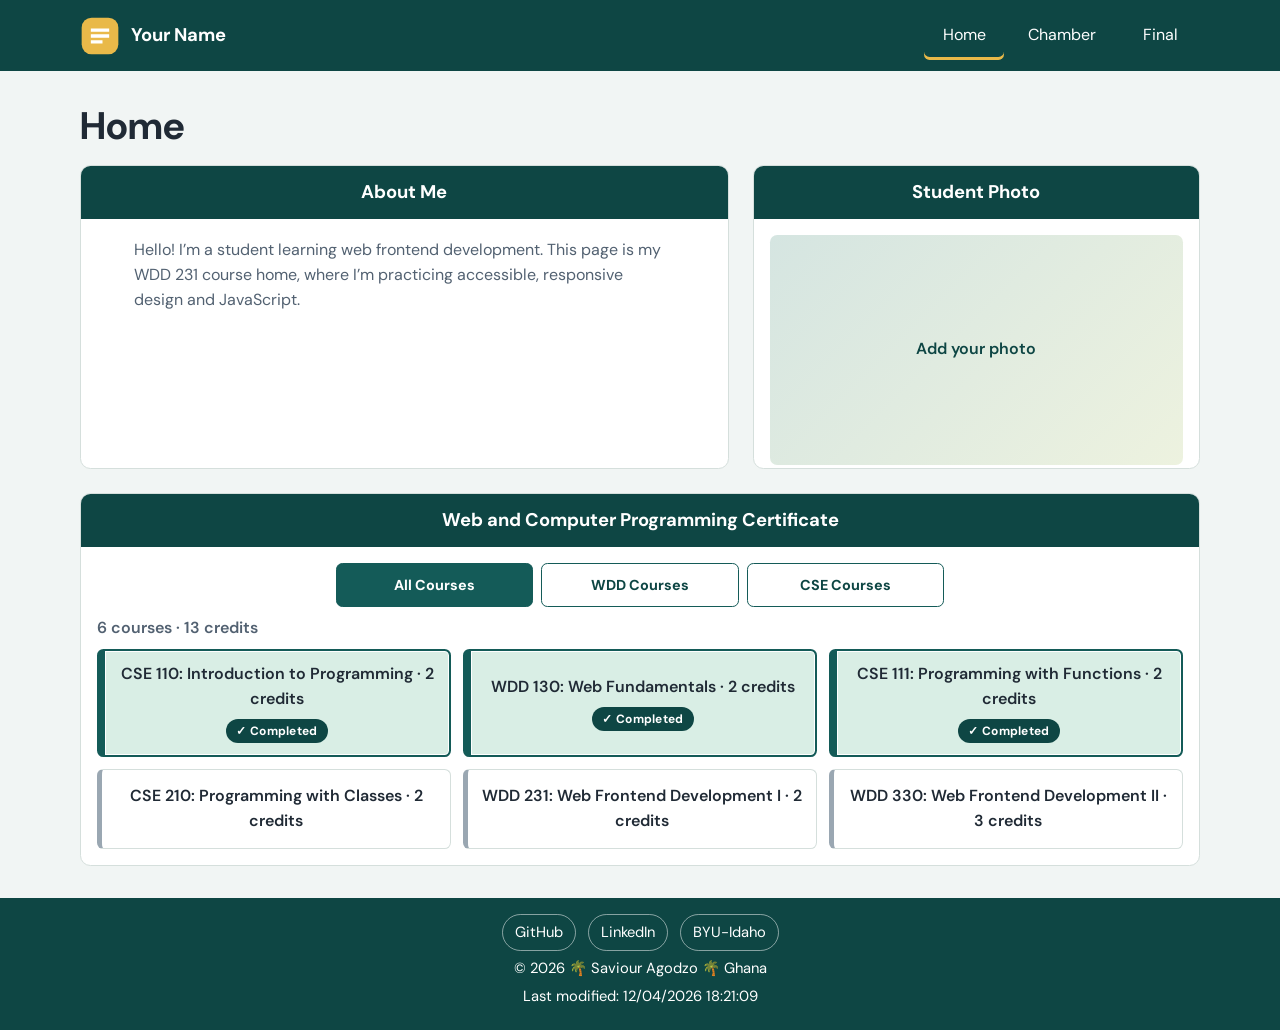
<file: index.html>
<!doctype html>
<html lang="en">

<head>
    <meta charset="utf-8">
    <meta name="viewport" content="width=device-width, initial-scale=1">
    <meta name="description" content="Course home page for WDD 231 Web Frontend Development I.">
    <meta name="author" content="Your Name">
    <title>Home | WDD 231</title>
    <link rel="preconnect" href="https://fonts.googleapis.com">
    <link rel="preconnect" href="https://fonts.gstatic.com" crossorigin>
    <link href="https://fonts.googleapis.com/css2?family=DM+Sans:wght@400;500;600;700&display=swap" rel="stylesheet">
    <link rel="stylesheet" href="styles/small.css">
    <link rel="stylesheet" href="styles/larger.css">
    <script src="scripts/navigation.js" defer></script>
    <script src="scripts/course.js" defer></script>
    <script src="scripts/date.js" defer></script>
</head>

<body>
    <header class="site-header">
        <a class="brand" href="index.html" aria-label="Course home">
            <svg class="brand-mark" viewBox="0 0 48 48" role="img" aria-labelledby="logo-title">
                <title id="logo-title">Course site mark</title>
                <rect x="2" y="2" width="44" height="44" rx="12" fill="currentColor" />
                <path d="M13 15h22v4H13zm0 7h22v4H13zm0 7h14v4H13z" fill="#fff" />
            </svg>
            <span>Your Name</span>
        </a>
        <button class="menu-toggle" aria-label="Open navigation" aria-expanded="false" aria-controls="primary-nav">
            <span></span><span></span><span></span>
        </button>
        <nav id="primary-nav" class="primary-nav" aria-label="Main navigation">
            <a class="active" href="index.html" aria-current="page">Home</a>
            <a href="chamber/">Chamber</a>
            <a href="final/">Final</a>
        </nav>
    </header>
    <main>
        <h1>Home</h1>
        <div class="content-grid">
            <section class="panel about-panel">
                <h2>About Me</h2>
                <p>Hello! I’m a student learning web frontend development. This page is my WDD 231 course home, where
                    I’m practicing accessible, responsive design and JavaScript.</p>
            </section>
            <section class="panel photo-panel">
                <h2>Student Photo</h2>
                <div class="photo-placeholder" role="img" aria-label="Add your student photo here">
                    <span>Add your photo</span>
                </div>
            </section>
            <section class="panel certificate-panel">
                <h2>Web and Computer Programming Certificate</h2>
                <div class="filters" role="group" aria-label="Filter courses">
                    <button type="button" class="filter-button selected" data-filter="all" aria-pressed="true">All
                        Courses</button>
                    <button type="button" class="filter-button" data-filter="WDD" aria-pressed="false">WDD
                        Courses</button>
                    <button type="button" class="filter-button" data-filter="CSE" aria-pressed="false">CSE
                        Courses</button>
                </div>
                <p id="credit-total" class="credit-total" aria-live="polite"></p>
                <div id="course-list" class="course-list" aria-live="polite"></div>
            </section>
        </div>
        <dialog id="course-details" aria-labelledby="course-dialog-title"></dialog>
    </main>
    <footer>
        <div class="social-links" aria-label="Social links">
            <a href="https://github.com/saviour-agodzo" aria-label="GitHub">GitHub</a>
            <a href="https://www.linkedin.com/" aria-label="LinkedIn">LinkedIn</a>
            <a href="https://www.byui.edu/" aria-label="BYU-Idaho">BYU-Idaho</a>
        </div>
        <p>© <span id="currentyear"></span> 🌴 Saviour Agodzo 🌴 Ghana </p>
        <p>Last modified: <span id="lastModified"></span></p>
    </footer>
</body>

</html>
</file>
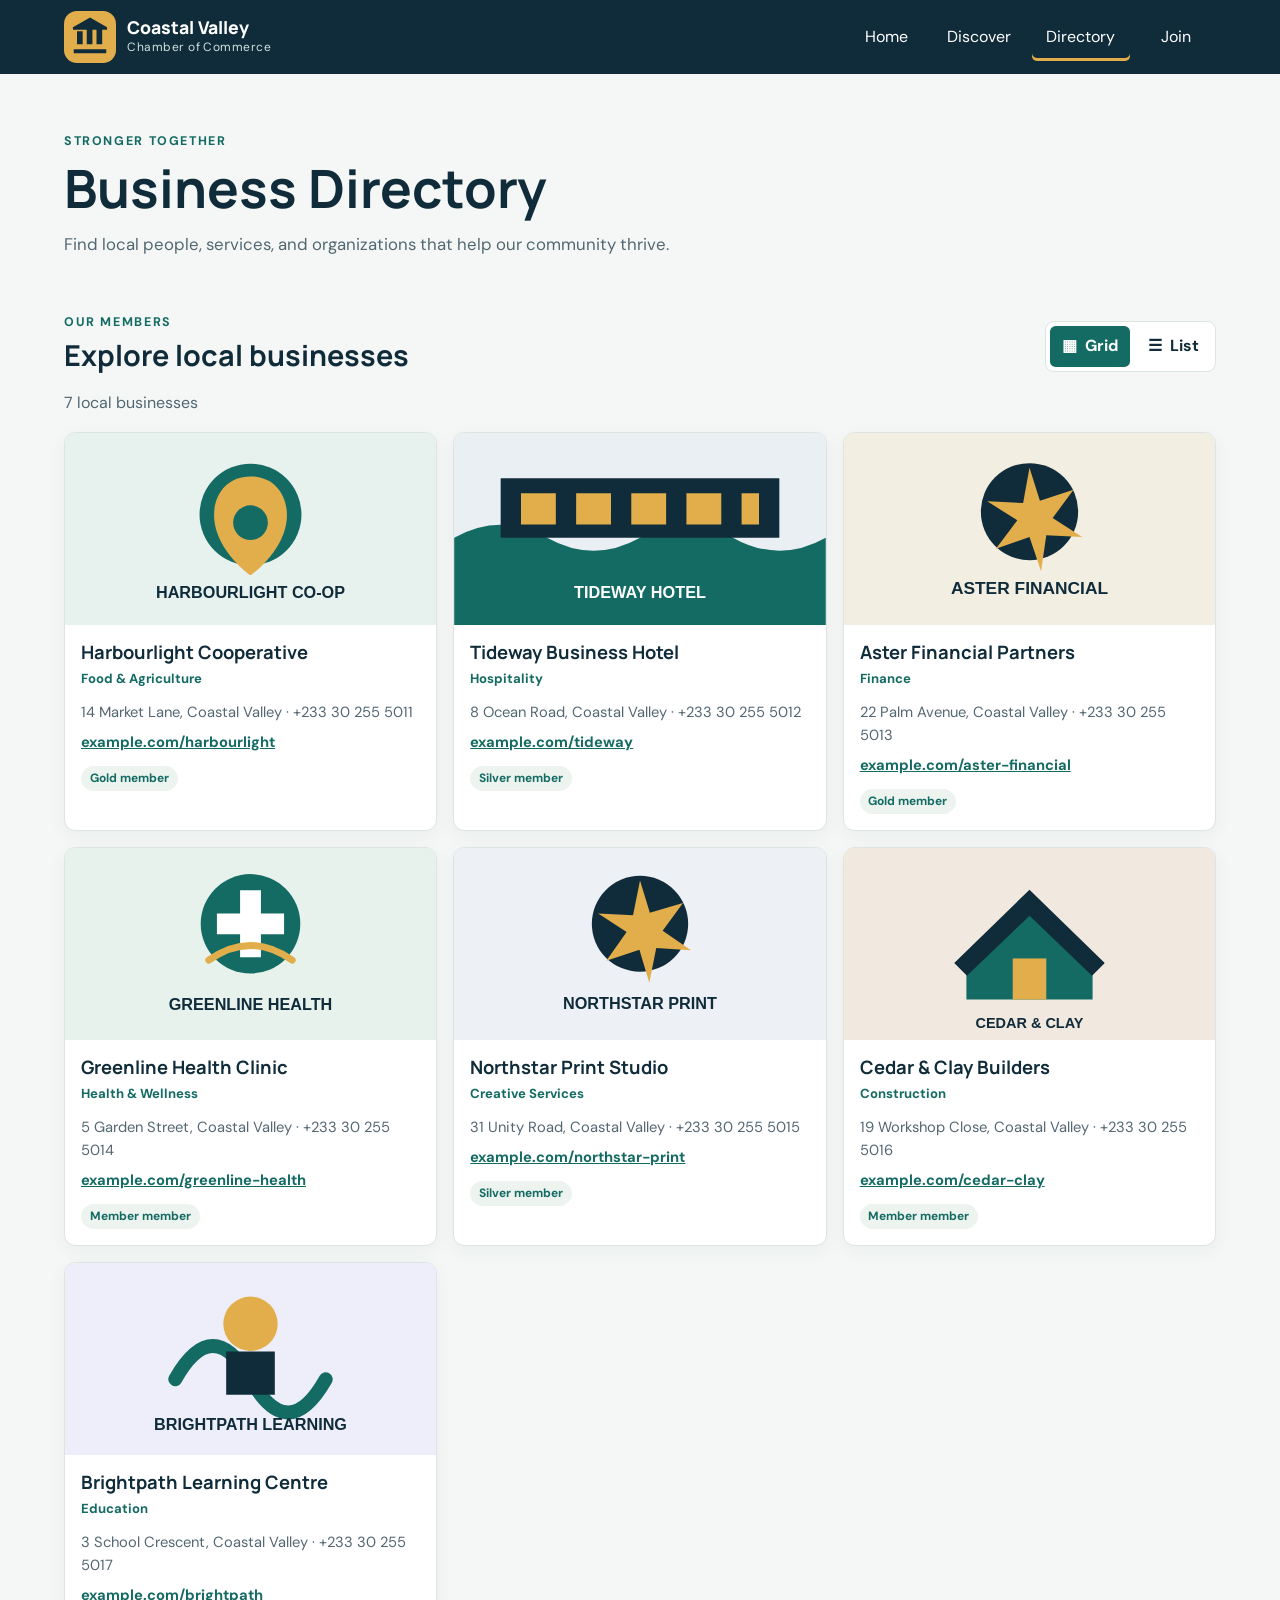
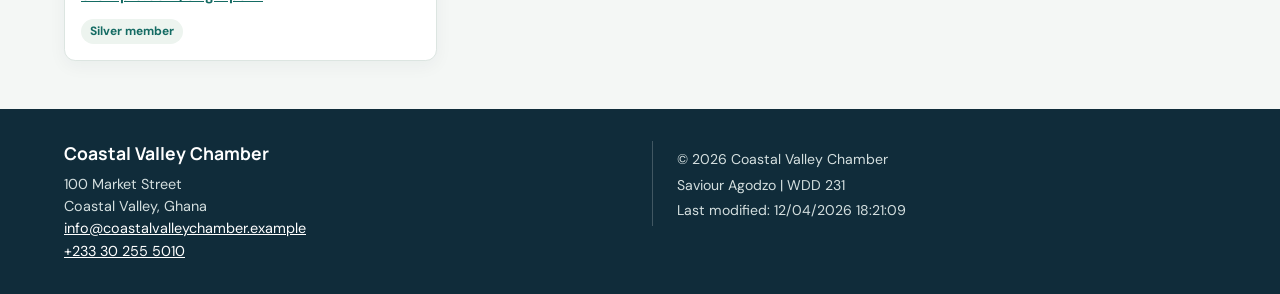
<file: chamber/directory.html>
<!doctype html>
<html lang="en">

<head>
    <meta charset="utf-8">
    <meta name="viewport" content="width=device-width, initial-scale=1">
    <meta name="description"
        content="Meet local businesses and find trusted services in the Coastal Valley business community.">
    <meta name="author" content="Saviour Agodzo">
    <meta property="og:type" content="website">
    <meta property="og:title" content="Business Directory | Coastal Valley Chamber">
    <meta property="og:description"
        content="Explore local businesses and services in the Coastal Valley business community.">
    <meta property="og:image" content="https://saviour-agodzo.github.io/wdd231/chamber/images/chamber-share.png">
    <meta property="og:image:type" content="image/png">
    <meta property="og:image:width" content="1200">
    <meta property="og:image:height" content="630">
    <meta property="og:url" content="https://saviour-agodzo.github.io/wdd231/chamber/directory.html">
    <title>Business Directory | Coastal Valley Chamber</title>
    <link rel="preconnect" href="https://fonts.googleapis.com">
    <link rel="preconnect" href="https://fonts.gstatic.com" crossorigin>
    <link
        href="https://fonts.googleapis.com/css2?family=DM+Sans:wght@400;500;600;700&family=Manrope:wght@500;600;700;800&display=swap"
        rel="stylesheet">
    <link rel="icon" href="images/favicon.svg" type="image/svg+xml">
    <link rel="stylesheet" href="styles/normalize.css">
    <link rel="stylesheet" href="styles/small.css">
    <link rel="stylesheet" href="styles/larger.css">
    <script src="scripts/navigation.js" defer></script>
    <script src="scripts/directory.js" defer></script>
    <script src="scripts/date.js" defer></script>
</head>

<body>
    <header class="site-header">
        <a class="brand" href="index.html">
            <svg class="brand-mark" viewBox="0 0 64 64" aria-hidden="true" focusable="false">
                <rect width="64" height="64" rx="16" fill="#e2ae4b" />
                <path d="M12 47h40v5H12zm4-6V25h7v16zm12 0V17h7v24zm12 0V22h7v19zM11 20 32 8l21 12v3H11z"
                    fill="#102c3a" />
            </svg>
            <span><strong>Coastal Valley</strong><small>Chamber of Commerce</small></span>
        </a>
        <button class="menu-toggle" type="button" aria-label="Open navigation" aria-expanded="false"
            aria-controls="primary-nav">
            <span></span><span></span><span></span>
        </button>
        <nav id="primary-nav" class="primary-nav" aria-label="Main navigation">
            <a href="index.html">Home</a>
            <a href="discover.html">Discover</a>
            <a class="active" href="directory.html" aria-current="page">Directory</a>
            <a href="join.html">Join</a>
        </nav>
    </header>
    <main>
        <section class="intro" aria-labelledby="page-title">
            <p class="eyebrow">Stronger together</p>
            <h1 id="page-title">Business Directory</h1>
            <p>Find local people, services, and organizations that help our community thrive.</p>
        </section>
        <section class="directory-section" aria-labelledby="directory-heading">
            <div class="directory-heading">
                <div>
                    <p class="eyebrow">Our members</p>
                    <h2 id="directory-heading">Explore local businesses</h2>
                </div>
                <div class="view-controls" role="group" aria-label="Choose directory layout">
                    <button type="button" class="view-button active" data-view="grid" aria-pressed="true">
                        <span aria-hidden="true">▦</span> Grid
                    </button>
                    <button type="button" class="view-button" data-view="list" aria-pressed="false">
                        <span aria-hidden="true">☰</span> List
                    </button>
                </div>
            </div>
            <p id="directory-status" class="status" role="status">Loading member businesses…</p>
            <div id="member-directory" class="member-directory grid-view" aria-live="polite"></div>
        </section>
    </main>
    <footer class="site-footer">
        <div class="footer-contact">
            <a class="footer-brand" href="index.html">Coastal Valley Chamber</a>
            <address>
                100 Market Street<br>
                Coastal Valley, Ghana<br>
                <a href="mailto:info@coastalvalleychamber.example">info@coastalvalleychamber.example</a><br>
                <a href="tel:+233302555010">+233 30 255 5010</a>
            </address>
        </div>
        <div class="footer-meta">
            <p>© <span id="currentyear"></span> Coastal Valley Chamber</p>
            <p>Saviour Agodzo | WDD 231</p>
            <p>Last modified: <span id="lastModified"></span></p>
        </div>
    </footer>
</body>

</html>
</file>
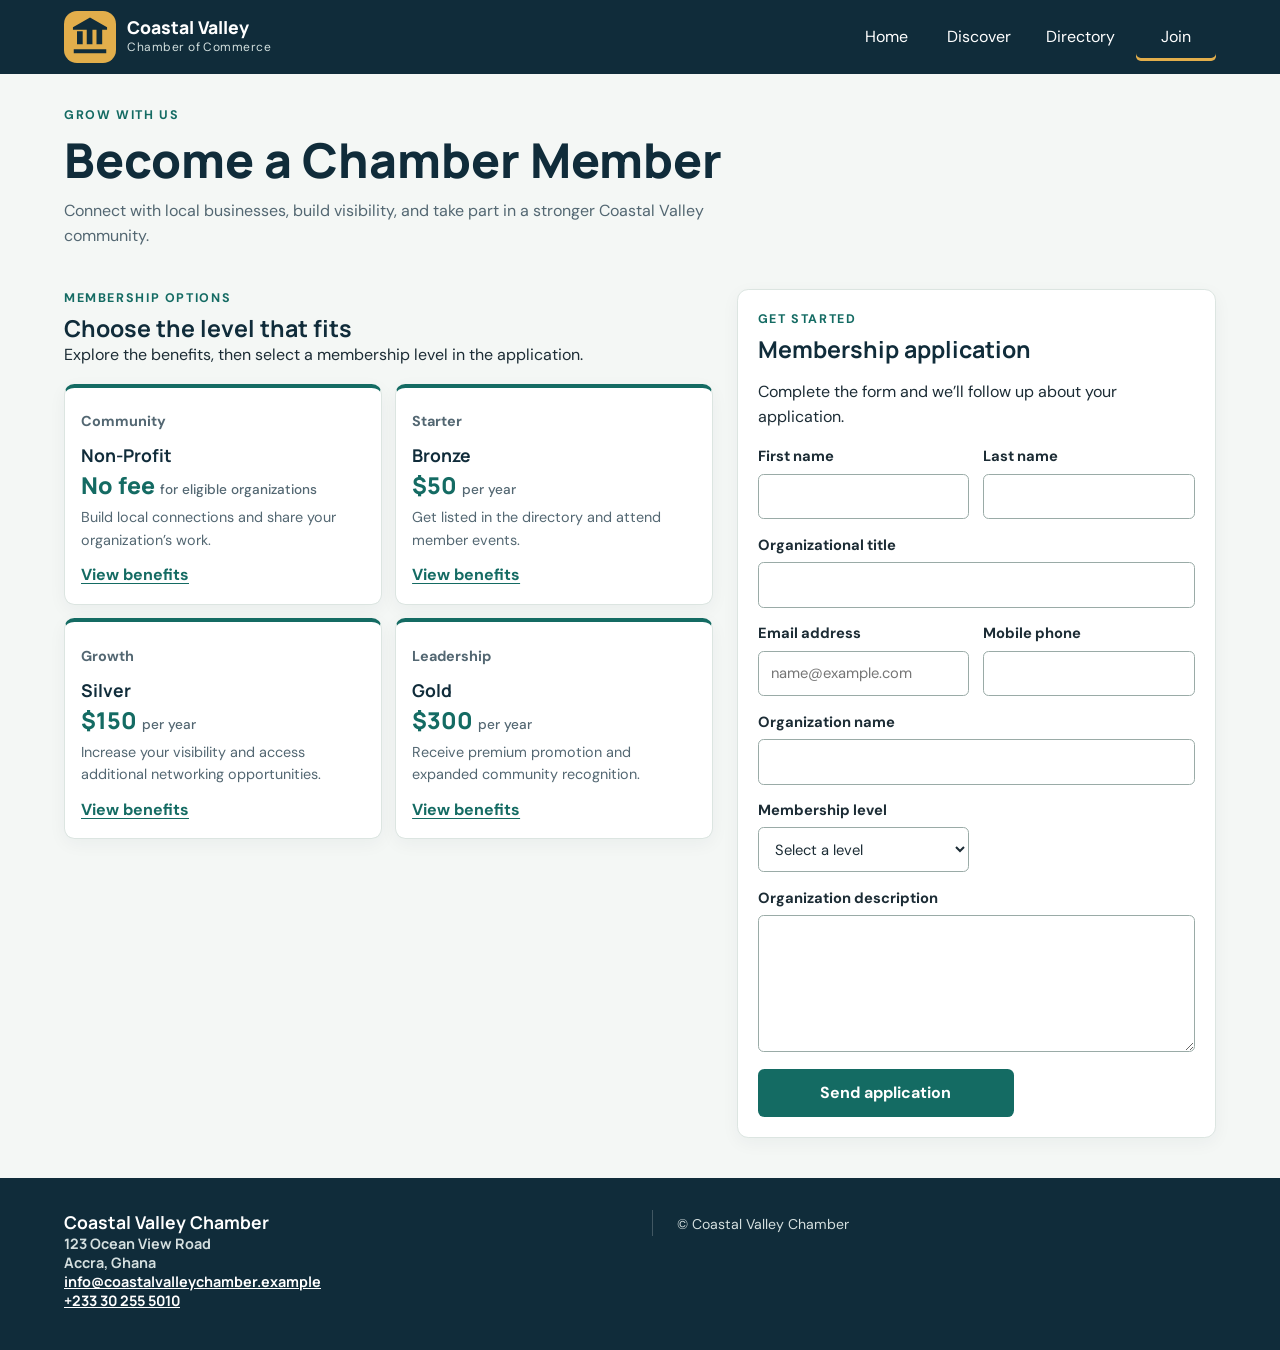
<file: chamber/join.html>
<!doctype html>
<html lang="en">

<head>
    <meta charset="utf-8">
    <meta name="viewport" content="width=device-width, initial-scale=1">
    <meta name="description"
        content="Apply for Coastal Valley Chamber membership and find the membership level that fits your organization.">
    <meta name="author" content="Saviour Agodzo">
    <meta property="og:type" content="website">
    <meta property="og:title" content="Join the Coastal Valley Chamber of Commerce">
    <meta property="og:description"
        content="Apply for Coastal Valley Chamber membership, compare benefits, and choose the level that fits your organization.">
    <meta property="og:image" content="https://saviour-agodzo.github.io/wdd231/chamber/images/chamber-share.png">
    <meta property="og:url" content="https://saviour-agodzo.github.io/wdd231/chamber/join.html">
    <title>Join the Chamber | Coastal Valley Chamber</title>

    <link rel="preconnect" href="https://fonts.googleapis.com">
    <link rel="preconnect" href="https://fonts.gstatic.com" crossorigin>
    <link
        href="https://fonts.googleapis.com/css2?family=DM+Sans:wght@400;500;600;700&amp;family=Manrope:wght@500;600;700;800&amp;display=swap"
        rel="stylesheet">
    <link rel="icon" href="images/favicon.svg" type="image/svg+xml">
    <link rel="stylesheet" href="styles/normalize.css">
    <link rel="stylesheet" href="styles/small.css">
    <link rel="stylesheet" href="styles/larger.css">

    <script src="scripts/navigation.js" defer></script>
    <script src="scripts/date.js" defer></script>
    <script src="scripts/join.js" defer></script>
</head>

<body>
    <header class="site-header">
        <a class="brand" href="index.html" aria-label="Coastal Valley Chamber home">
            <svg class="brand-mark" viewBox="0 0 64 64" aria-hidden="true" focusable="false">
                <rect width="64" height="64" rx="16" fill="#e2ae4b"></rect>
                <path d="M12 47h40v5H12zm4-6V25h7v16zm12 0V17h7v24zm12 0V22h7v19zM11 20 32 8l21 12v3H11z"
                    fill="#102c3a"></path>
            </svg>
            <span>
                <strong>Coastal Valley</strong>
                <small>Chamber of Commerce</small>
            </span>
        </a>

        <button class="menu-toggle" type="button" aria-label="Open navigation" aria-expanded="false"
            aria-controls="primary-nav">
            <span></span>
            <span></span>
            <span></span>
        </button>

        <nav id="primary-nav" class="primary-nav" aria-label="Main navigation">
            <a href="index.html">Home</a>
            <a href="discover.html">Discover</a>
            <a href="directory.html">Directory</a>
            <a class="active" href="join.html" aria-current="page">Join</a>
        </nav>
    </header>

    <main class="join-main">
        <section class="join-intro" aria-labelledby="join-title">
            <p class="eyebrow">Grow with us</p>
            <h1 id="join-title">Become a Chamber Member</h1>
            <p>Connect with local businesses, build visibility, and take part in a stronger Coastal Valley community.
            </p>
        </section>

        <div class="join-layout">
            <section class="membership-options" id="np-benefits" aria-labelledby="membership-title">
                <div class="membership-heading">
                    <p class="eyebrow">Membership options</p>
                    <h2 id="membership-title">Choose the level that fits</h2>
                    <p>Explore the benefits, then select a membership level in the application.</p>
                </div>

                <div class="membership-cards">
                    <article class="membership-card membership-card--np">
                        <p class="category">Community</p>
                        <h3>Non-Profit</h3>
                        <p class="membership-price">No fee <span>for eligible organizations</span></p>
                        <p>Build local connections and share your organization’s work.</p>
                        <a class="membership-link" href="#np-benefits" data-dialog="np-dialog">View benefits</a>
                    </article>

                    <article class="membership-card membership-card--bronze" id="bronze-benefits">
                        <p class="category">Starter</p>
                        <h3>Bronze</h3>
                        <p class="membership-price">$50 <span>per year</span></p>
                        <p>Get listed in the directory and attend member events.</p>
                        <a class="membership-link" href="#bronze-benefits" data-dialog="bronze-dialog">View benefits</a>
                    </article>

                    <article class="membership-card membership-card--silver" id="silver-benefits">
                        <p class="category">Growth</p>
                        <h3>Silver</h3>
                        <p class="membership-price">$150 <span>per year</span></p>
                        <p>Increase your visibility and access additional networking opportunities.</p>
                        <a class="membership-link" href="#silver-benefits" data-dialog="silver-dialog">View benefits</a>
                    </article>

                    <article class="membership-card membership-card--gold" id="gold-benefits">
                        <p class="category">Leadership</p>
                        <h3>Gold</h3>
                        <p class="membership-price">$300 <span>per year</span></p>
                        <p>Receive premium promotion and expanded community recognition.</p>
                        <a class="membership-link" href="#gold-benefits" data-dialog="gold-dialog">View benefits</a>
                    </article>
                </div>
            </section>

            <section class="join-form-panel" aria-labelledby="application-title">
                <p class="eyebrow">Get started</p>
                <h2 id="application-title">Membership application</h2>
                <p>Complete the form and we’ll follow up about your application.</p>

                <form method="get" action="thankyou.html">
                    <div class="form-fields">
                        <label for="first-name">First name
                            <input type="text" id="first-name" name="firstName" title="Your first name"
                                autocomplete="given-name" required>
                        </label>

                        <label for="last-name">Last name
                            <input type="text" id="last-name" name="lastName" title="Your last name"
                                autocomplete="family-name" required>
                        </label>

                        <label for="organization-title">Organizational title
                            <input type="text" id="organization-title" name="organizationTitle"
                                title="Your title within the organization" autocomplete="organization-title"
                                pattern="[A-Za-z\\s\\-]{7,}" required>
                        </label>

                        <label for="email">Email address
                            <input type="email" id="email" name="email" title="Your email address" autocomplete="email"
                                placeholder="name@example.com" required>
                        </label>

                        <label for="phone">Mobile phone
                            <input type="tel" id="phone" name="phone" title="Your mobile phone number"
                                autocomplete="tel" required>
                        </label>

                        <label for="organization">Organization name
                            <input type="text" id="organization" name="organization" title="Your organization’s name"
                                autocomplete="organization" required>
                        </label>

                        <label for="membership">Membership level
                            <select id="membership" name="membership" title="Select a membership level" required>
                                <option value="" disabled selected>Select a level</option>
                                <option value="Non-Profit">Non-Profit</option>
                                <option value="Bronze">Bronze</option>
                                <option value="Silver">Silver</option>
                                <option value="Gold">Gold</option>
                            </select>
                        </label>

                        <label for="description">Organization description
                            <textarea id="description" name="description" title="Brief description of your organization"
                                rows="5"></textarea>
                        </label>

                        <input type="hidden" id="timestamp" name="timestamp">
                    </div>

                    <button class="submit-application" type="submit">Send application</button>
                </form>
            </section>
        </div>
    </main>

    <dialog class="benefit-dialog" id="np-dialog" aria-labelledby="np-dialog-title">
        <button class="dialog-close" type="button" aria-label="Close dialog">×</button>
        <p class="eyebrow">Non-Profit membership</p>
        <h2 id="np-dialog-title">Community benefits</h2>
        <p>Non-Profit members can connect with local businesses and participate in chamber activities.</p>
        <ul>
            <li>Directory listing</li>
            <li>Member networking opportunities</li>
            <li>Eligible for community event participation</li>
        </ul>
    </dialog>

    <dialog class="benefit-dialog" id="bronze-dialog" aria-labelledby="bronze-dialog-title">
        <button class="dialog-close" type="button" aria-label="Close dialog">×</button>
        <p class="eyebrow">Bronze membership</p>
        <h2 id="bronze-dialog-title">Starter benefits</h2>
        <p>Bronze membership helps your organization establish a local presence.</p>
        <ul>
            <li>Directory listing</li>
            <li>Member event access</li>
            <li>Monthly chamber newsletter</li>
        </ul>
    </dialog>

    <dialog class="benefit-dialog" id="silver-dialog" aria-labelledby="silver-dialog-title">
        <button class="dialog-close" type="button" aria-label="Close dialog">×</button>
        <p class="eyebrow">Silver membership</p>
        <h2 id="silver-dialog-title">Growth benefits</h2>
        <p>Silver membership offers additional opportunities to promote and grow your business.</p>
        <ul>
            <li>All Bronze benefits</li>
            <li>Spotlight feature eligibility</li>
            <li>Priority event registration</li>
        </ul>
    </dialog>

    <dialog class="benefit-dialog" id="gold-dialog" aria-labelledby="gold-dialog-title">
        <button class="dialog-close" type="button" aria-label="Close dialog">×</button>
        <p class="eyebrow">Gold membership</p>
        <h2 id="gold-dialog-title">Leadership benefits</h2>
        <p>Gold membership provides premium visibility and expanded engagement opportunities.</p>
        <ul>
            <li>All Silver benefits</li>
            <li>Premium spotlight placement</li>
            <li>Recognition at chamber events</li>
        </ul>
    </dialog>

    <footer class="site-footer">
        <div class="footer-brand">
            <strong>Coastal Valley Chamber</strong>
            <address>
                123 Ocean View Road<br>
                Accra, Ghana<br>
                <a href="mailto:info@coastalvalleychamber.example">info@coastalvalleychamber.example</a><br>
                <a href="tel:+233302555010">+233 30 255 5010</a>
            </address>
        </div>

        <p class="footer-meta">
            © <span id="current-year"></span> Coastal Valley Chamber
            <br>
            <span id="last-modified"></span>
        </p>
    </footer>
</body>

</html>
</file>
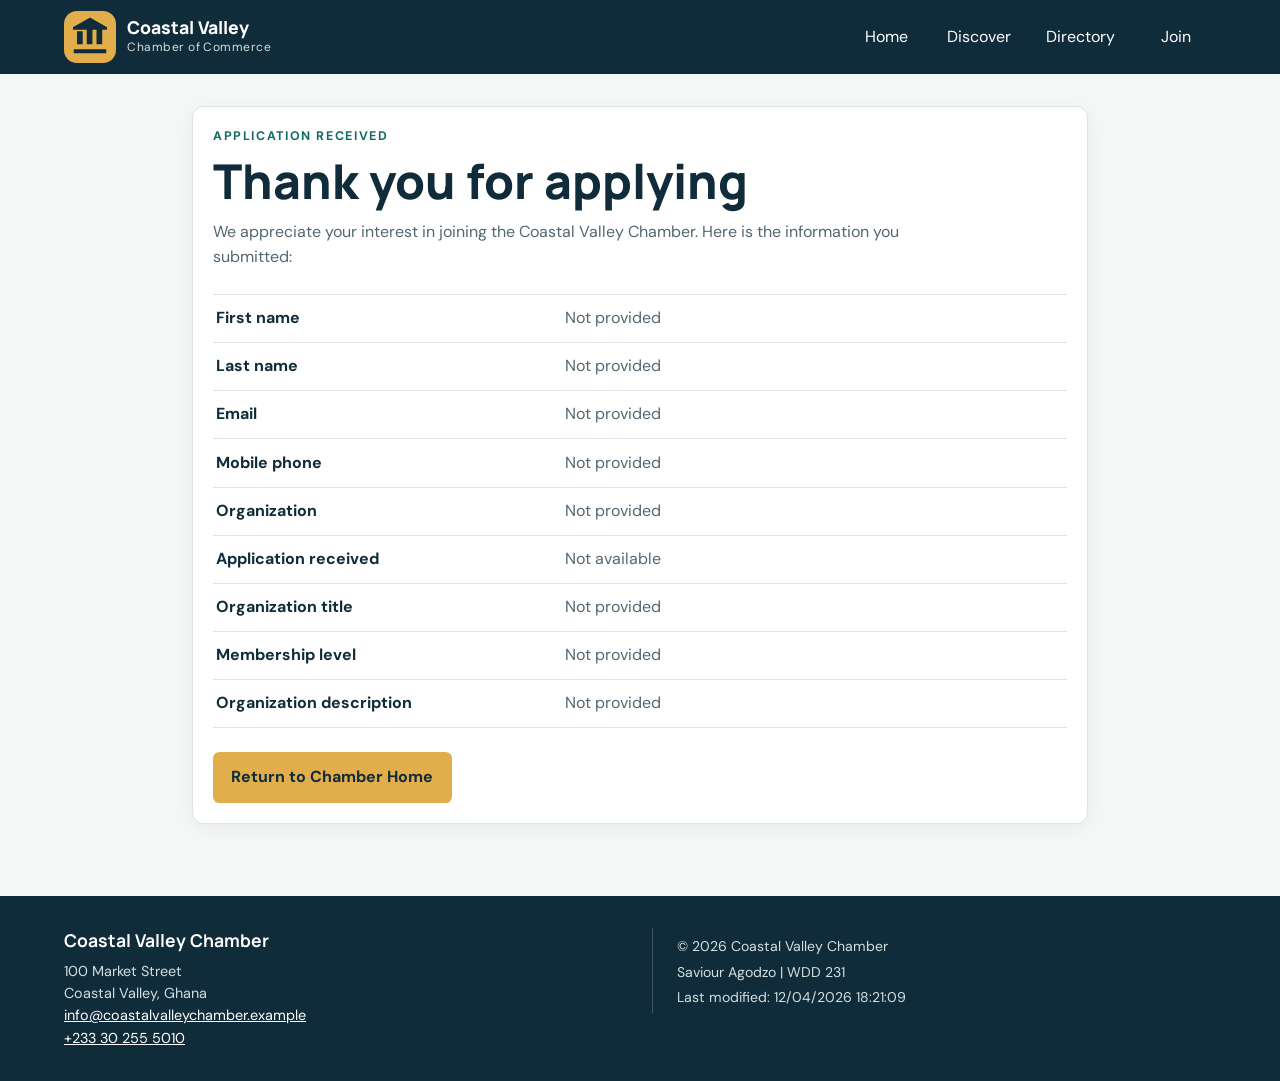
<file: chamber/thankyou.html>
<!doctype html>
<html lang="en">

<head>
    <meta charset="utf-8">
    <meta name="viewport" content="width=device-width, initial-scale=1">
    <meta name="description" content="Thank you for applying to join the Coastal Valley Chamber of Commerce.">
    <meta name="author" content="Saviour Agodzo">
    <title>Application Received | Coastal Valley Chamber</title>
    <link rel="preconnect" href="https://fonts.googleapis.com">
    <link rel="preconnect" href="https://fonts.gstatic.com" crossorigin>
    <link
        href="https://fonts.googleapis.com/css2?family=DM+Sans:wght@400;500;600;700&family=Manrope:wght@500;600;700;800&display=swap"
        rel="stylesheet">
    <link rel="icon" href="images/favicon.svg" type="image/svg+xml">
    <link rel="stylesheet" href="styles/normalize.css">
    <link rel="stylesheet" href="styles/small.css">
    <link rel="stylesheet" href="styles/larger.css">
    <script src="scripts/navigation.js" defer></script>
    <script src="scripts/date.js" defer></script>
    <script src="scripts/thankyou.js" defer></script>
</head>

<body>
    <header class="site-header">
        <a class="brand" href="index.html" aria-label="Coastal Valley Chamber home">
            <svg class="brand-mark" viewBox="0 0 64 64" aria-hidden="true" focusable="false">
                <rect width="64" height="64" rx="16" fill="#e2ae4b" />
                <path d="M12 47h40v5H12zm4-6V25h7v16zm12 0V17h7v24zm12 0V22h7v19zM11 20 32 8l21 12v3H11z"
                    fill="#102c3a" />
            </svg>
            <span><strong>Coastal Valley</strong><small>Chamber of Commerce</small></span>
        </a>
        <button class="menu-toggle" type="button" aria-label="Open navigation" aria-expanded="false"
            aria-controls="primary-nav"><span></span><span></span><span></span></button>
        <nav id="primary-nav" class="primary-nav" aria-label="Main navigation">
            <a href="index.html">Home</a>
            <a href="discover.html">Discover</a>
            <a href="directory.html">Directory</a>
            <a href="join.html">Join</a>
        </nav>
    </header>
    <main class="thankyou-main">
        <section class="thankyou-panel" aria-labelledby="thankyou-title">
            <p class="eyebrow">Application received</p>
            <h1 id="thankyou-title">Thank you for applying</h1>
            <p>We appreciate your interest in joining the Coastal Valley Chamber. Here is the information you submitted:
            </p>
            <dl class="submission-details">
                <div>
                    <dt>First name</dt>
                    <dd id="submitted-first-name"></dd>
                </div>
                <div>
                    <dt>Last name</dt>
                    <dd id="submitted-last-name"></dd>
                </div>
                <div>
                    <dt>Email</dt>
                    <dd id="submitted-email"></dd>
                </div>
                <div>
                    <dt>Mobile phone</dt>
                    <dd id="submitted-phone"></dd>
                </div>
                <div>
                    <dt>Organization</dt>
                    <dd id="submitted-organization"></dd>
                </div>
                <div>
                    <dt>Application received</dt>
                    <dd id="submitted-timestamp"></dd>
                </div>
                <div>
                    <dt>Organization title</dt>
                    <dd id="submitted-title"></dd>
                </div>
                <div>
                    <dt>Membership level</dt>
                    <dd id="submitted-membership"></dd>
                </div>
                <div>
                    <dt>Organization description</dt>
                    <dd id="submitted-description"></dd>
                </div>
            </dl>
            <a class="join-cta thankyou-link" href="index.html">Return to Chamber Home</a>
        </section>
    </main>
    <footer class="site-footer">
        <div class="footer-contact">
            <a class="footer-brand" href="index.html">Coastal Valley Chamber</a>
            <address>100 Market Street<br>Coastal Valley, Ghana<br><a
                    href="mailto:info@coastalvalleychamber.example">info@coastalvalleychamber.example</a><br><a
                    href="tel:+233302555010">+233 30 255 5010</a></address>
        </div>
        <div class="footer-meta">
            <p>© <span id="currentyear"></span> Coastal Valley Chamber</p>
            <p>Saviour Agodzo | WDD 231</p>
            <p>Last modified: <span id="lastModified"></span></p>
        </div>
    </footer>
</body>

</html>
</file>
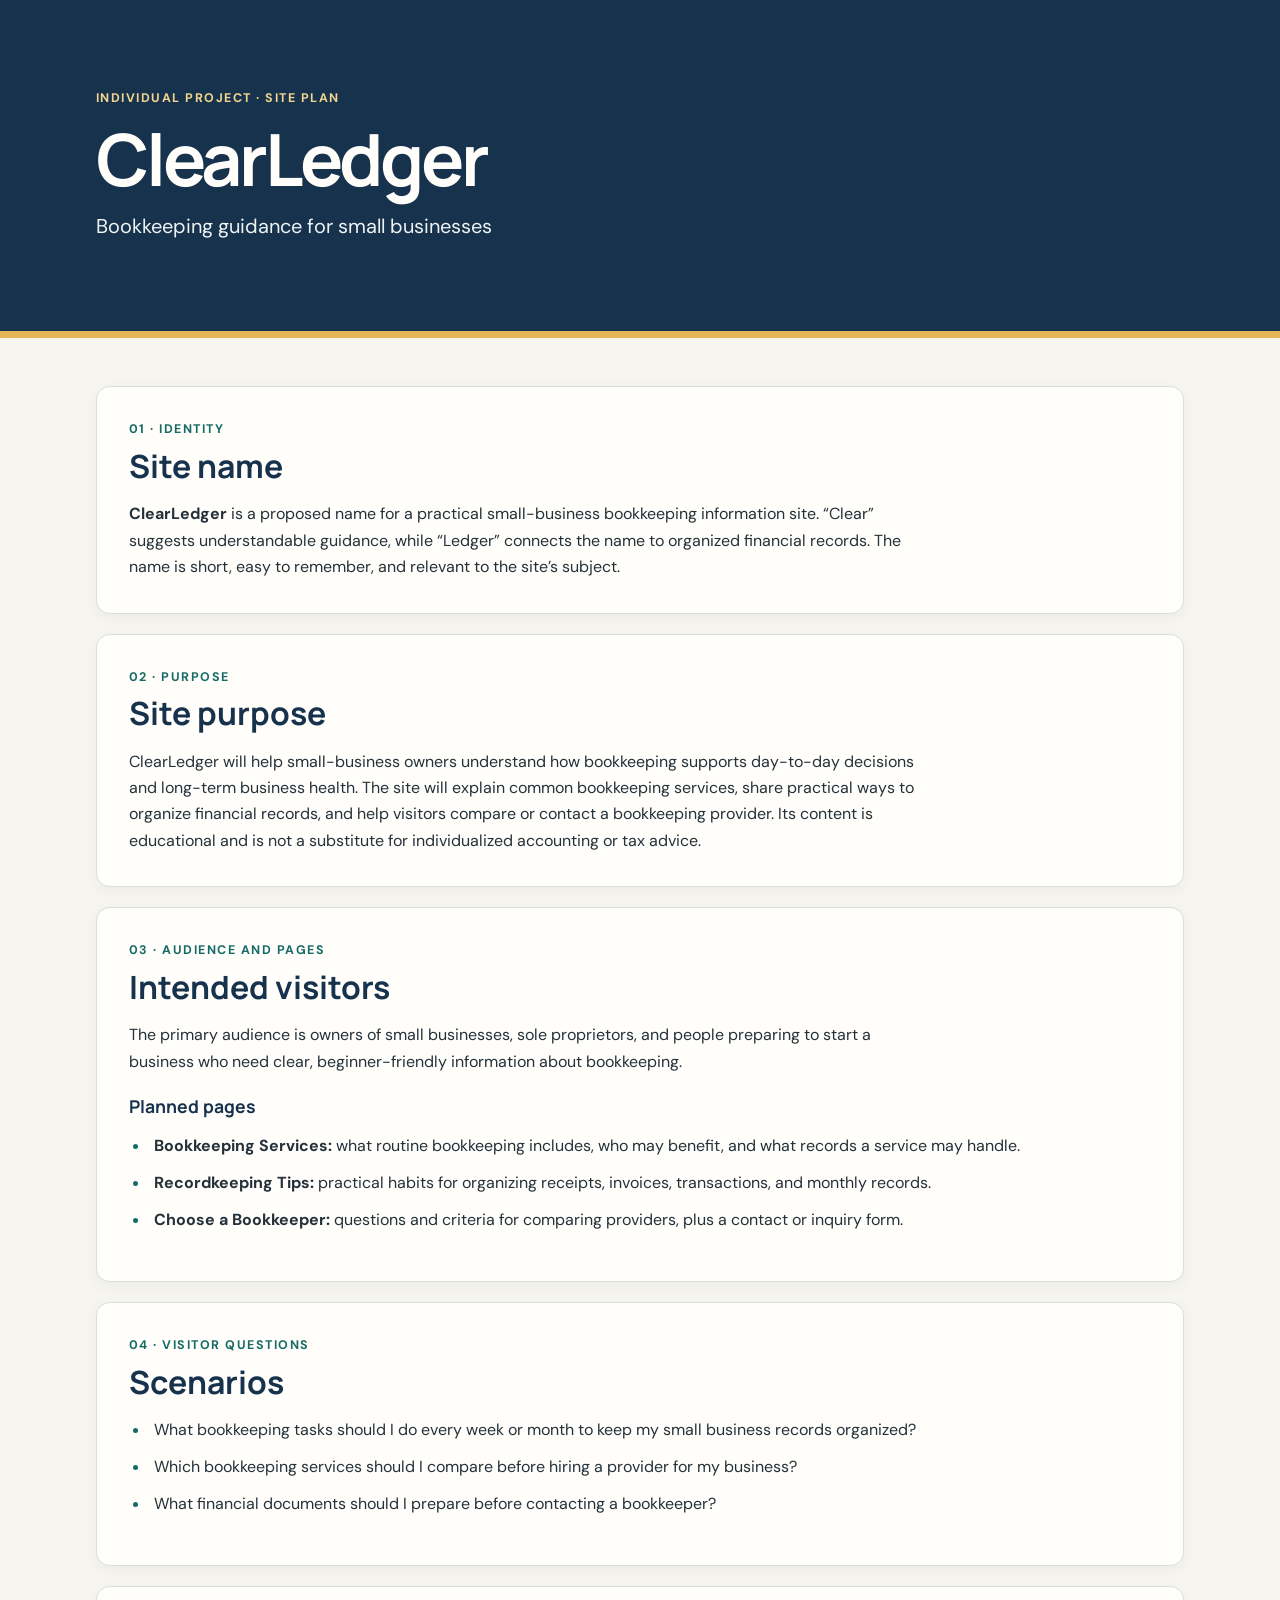
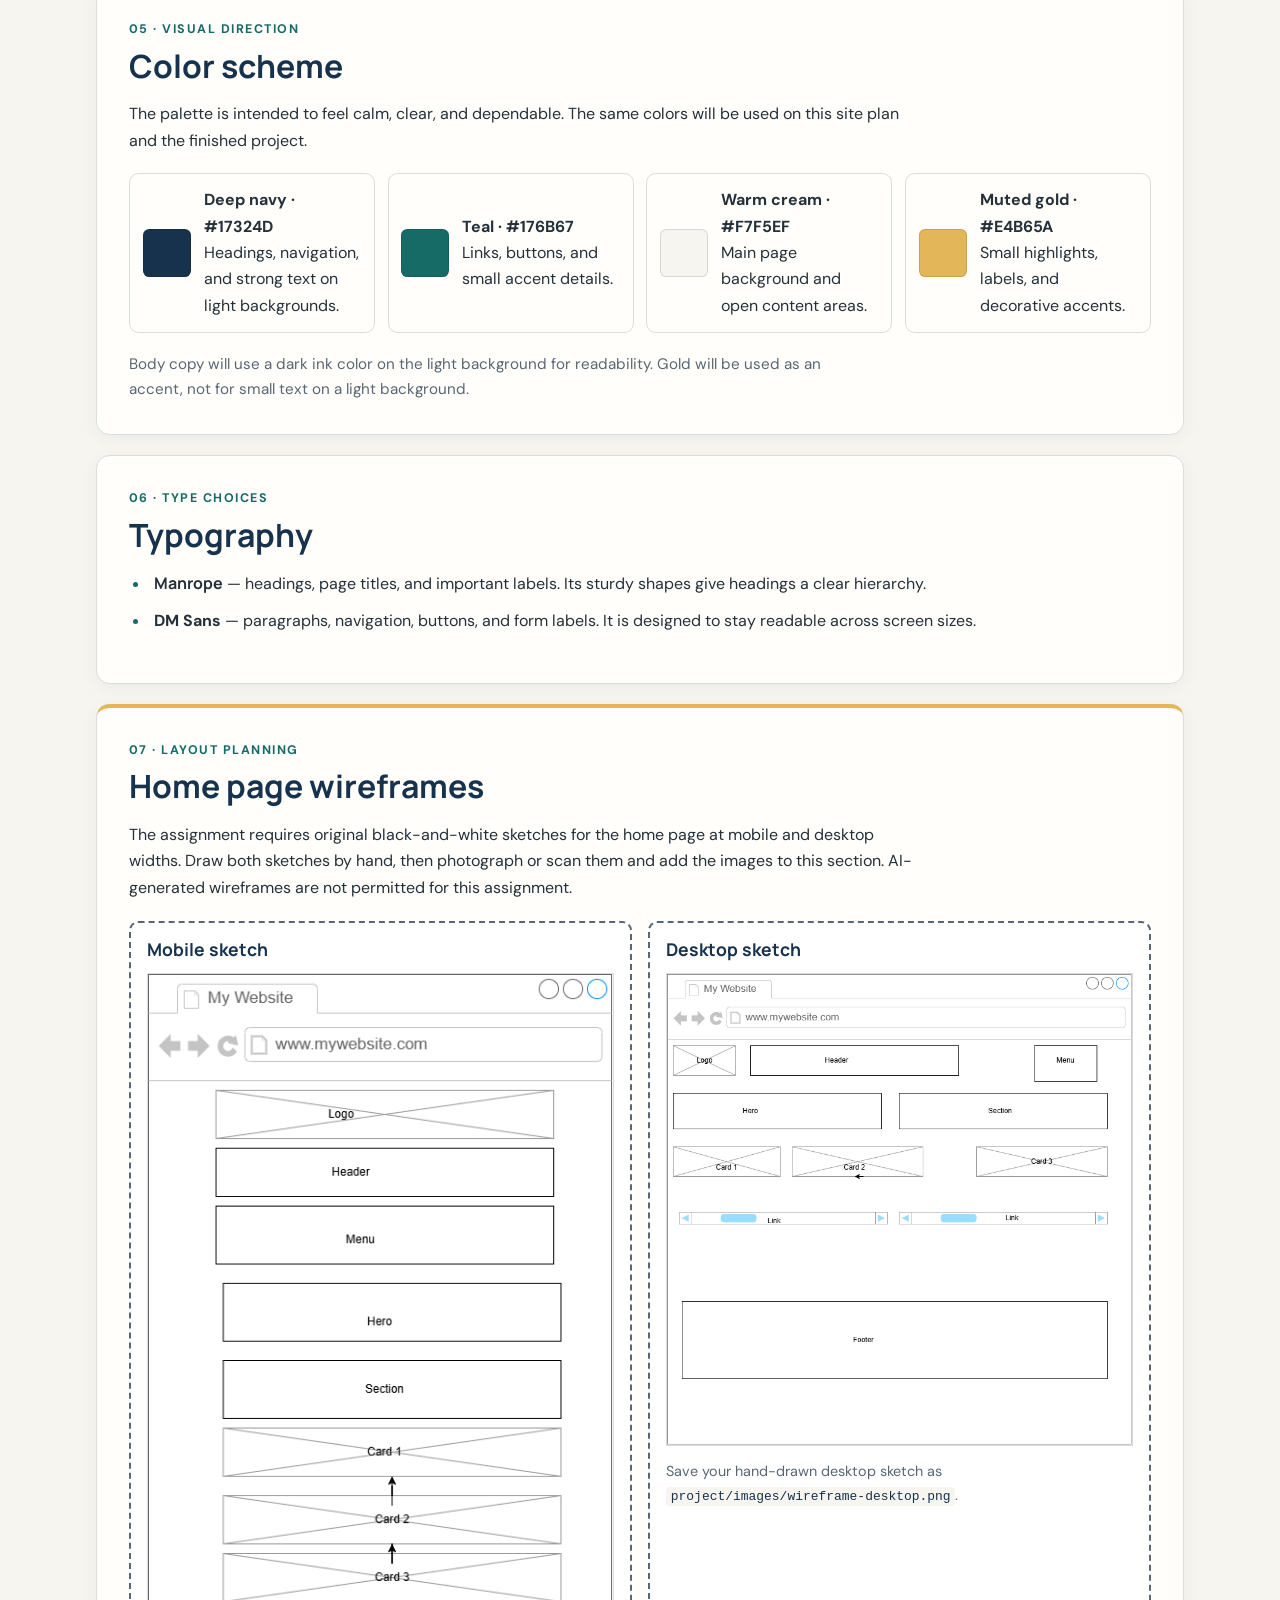
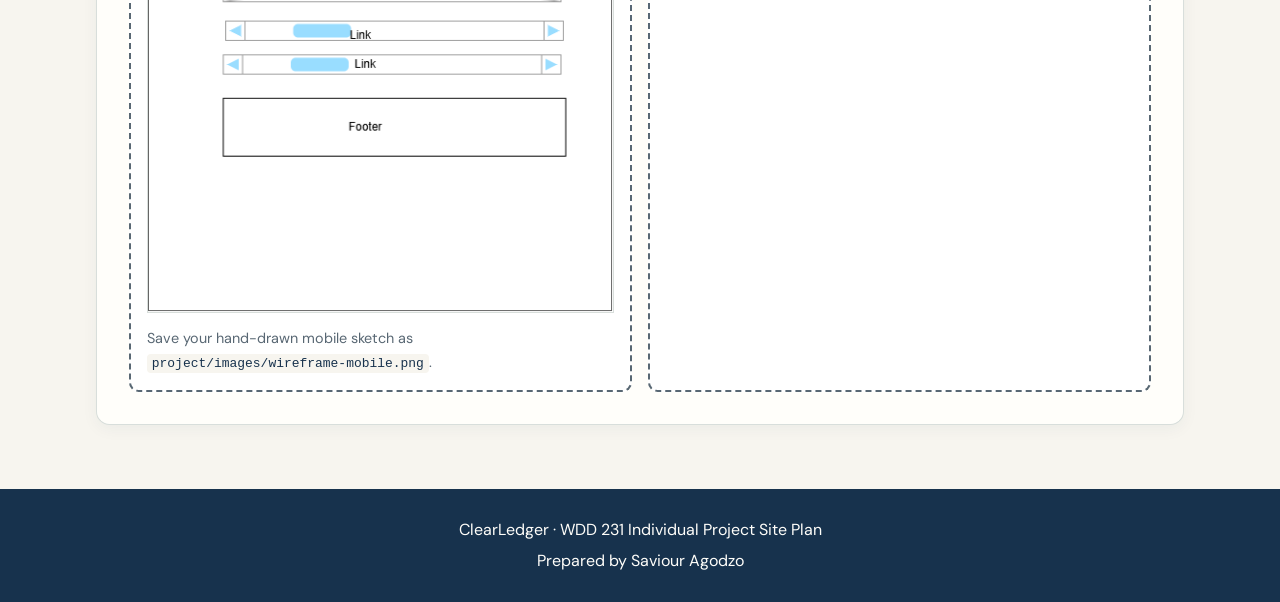
<file: project/siteplan.html>
<!doctype html>
<html lang="en">

<head>
    <meta charset="utf-8">
    <meta name="viewport" content="width=device-width, initial-scale=1">
    <meta name="description"
        content="Site plan for ClearLedger, an educational website about bookkeeping services and financial organization for small businesses.">
    <meta name="author" content="Saviour Agodzo">
    <title>ClearLedger | Individual Project Site Plan</title>
    <link rel="preconnect" href="https://fonts.googleapis.com">
    <link rel="preconnect" href="https://fonts.gstatic.com" crossorigin>
    <link
        href="https://fonts.googleapis.com/css2?family=DM+Sans:wght@400;500;600;700&amp;family=Manrope:wght@600;700;800&amp;display=swap"
        rel="stylesheet">
    <link rel="stylesheet" href="styles/siteplan.css">
</head>

<body>
    <header class="site-header">
        <p class="site-label">Individual Project · Site Plan</p>
        <h1>ClearLedger</h1>
        <p class="tagline">Bookkeeping guidance for small businesses</p>
    </header>

    <main>
        <section class="plan-section" aria-labelledby="name-heading">
            <p class="section-number">01 · Identity</p>
            <h2 id="name-heading">Site name</h2>
            <p><strong>ClearLedger</strong> is a proposed name for a practical small-business bookkeeping information
                site. “Clear” suggests understandable guidance, while “Ledger” connects the name to organized financial
                records. The name is short, easy to remember, and relevant to the site’s subject.</p>
        </section>

        <section class="plan-section" aria-labelledby="purpose-heading">
            <p class="section-number">02 · Purpose</p>
            <h2 id="purpose-heading">Site purpose</h2>
            <p>ClearLedger will help small-business owners understand how bookkeeping supports day-to-day decisions and
                long-term business health. The site will explain common bookkeeping services, share practical ways to
                organize financial records, and help visitors compare or contact a bookkeeping provider. Its content is
                educational and is not a substitute for individualized accounting or tax advice.</p>
        </section>

        <section class="plan-section" aria-labelledby="audience-heading">
            <p class="section-number">03 · Audience and pages</p>
            <h2 id="audience-heading">Intended visitors</h2>
            <p>The primary audience is owners of small businesses, sole proprietors, and people preparing to start a
                business who need clear, beginner-friendly information about bookkeeping.</p>
            <h3>Planned pages</h3>
            <ul class="page-list">
                <li><strong>Bookkeeping Services:</strong> what routine bookkeeping includes, who may benefit, and what
                    records a service may handle.</li>
                <li><strong>Recordkeeping Tips:</strong> practical habits for organizing receipts, invoices,
                    transactions, and monthly records.</li>
                <li><strong>Choose a Bookkeeper:</strong> questions and criteria for comparing providers, plus a contact
                    or inquiry form.</li>
            </ul>
        </section>

        <section class="plan-section" aria-labelledby="scenarios-heading">
            <p class="section-number">04 · Visitor questions</p>
            <h2 id="scenarios-heading">Scenarios</h2>
            <ul class="scenario-list">
                <li>What bookkeeping tasks should I do every week or month to keep my small business records organized?
                </li>
                <li>Which bookkeeping services should I compare before hiring a provider for my business?</li>
                <li>What financial documents should I prepare before contacting a bookkeeper?</li>
            </ul>
        </section>

        <section class="plan-section" aria-labelledby="colors-heading">
            <p class="section-number">05 · Visual direction</p>
            <h2 id="colors-heading">Color scheme</h2>
            <p>The palette is intended to feel calm, clear, and dependable. The same colors will be used on this site
                plan and the finished project.</p>
            <ul class="color-list">
                <li>
                    <span class="swatch swatch-navy" aria-hidden="true"></span>
                    <span><strong>Deep navy · #17324D</strong><br>Headings, navigation, and strong text on light
                        backgrounds.</span>
                </li>
                <li>
                    <span class="swatch swatch-teal" aria-hidden="true"></span>
                    <span><strong>Teal · #176B67</strong><br>Links, buttons, and small accent details.</span>
                </li>
                <li>
                    <span class="swatch swatch-cream" aria-hidden="true"></span>
                    <span><strong>Warm cream · #F7F5EF</strong><br>Main page background and open content areas.</span>
                </li>
                <li>
                    <span class="swatch swatch-gold" aria-hidden="true"></span>
                    <span><strong>Muted gold · #E4B65A</strong><br>Small highlights, labels, and decorative
                        accents.</span>
                </li>
            </ul>
            <p class="contrast-note">Body copy will use a dark ink color on the light background for readability. Gold
                will be used as an accent, not for small text on a light background.</p>
        </section>

        <section class="plan-section" aria-labelledby="type-heading">
            <p class="section-number">06 · Type choices</p>
            <h2 id="type-heading">Typography</h2>
            <ul class="type-list">
                <li><strong class="font-manrope">Manrope</strong> — headings, page titles, and important labels. Its
                    sturdy shapes give headings a clear hierarchy.</li>
                <li><strong class="font-dm-sans">DM Sans</strong> — paragraphs, navigation, buttons, and form labels. It
                    is designed to stay readable across screen sizes.</li>
            </ul>
        </section>

        <section class="plan-section wireframe-section" aria-labelledby="wireframe-heading">
            <p class="section-number">07 · Layout planning</p>
            <h2 id="wireframe-heading">Home page wireframes</h2>
            <p>The assignment requires original black-and-white sketches for the home page at mobile and desktop widths.
                Draw both sketches by hand, then photograph or scan them and add the images to this section.
                AI-generated wireframes are not permitted for this assignment.</p>

            <div class="wireframe-slots">
                <div class="wireframe-slot">
                    <h3>Mobile sketch</h3>
                    <img src="images/wireframe-mobile.png"
                        alt="Hand-drawn mobile wireframe for the ClearLedger home page">
                    <p class="image-note">Save your hand-drawn mobile sketch as
                        <code>project/images/wireframe-mobile.png</code>.</p>
                </div>

                <div class="wireframe-slot">
                    <h3>Desktop sketch</h3>
                    <img src="images/wireframe-desktop.png"
                        alt="Hand-drawn desktop wireframe for the ClearLedger home page">
                    <p class="image-note">Save your hand-drawn desktop sketch as
                        <code>project/images/wireframe-desktop.png</code>.</p>
                </div>
            </div>
        </section>
    </main>

    <footer class="site-footer">
        <p>ClearLedger · WDD 231 Individual Project Site Plan</p>
        <p>Prepared by Saviour Agodzo</p>
    </footer>
</body>

</html>
</file>
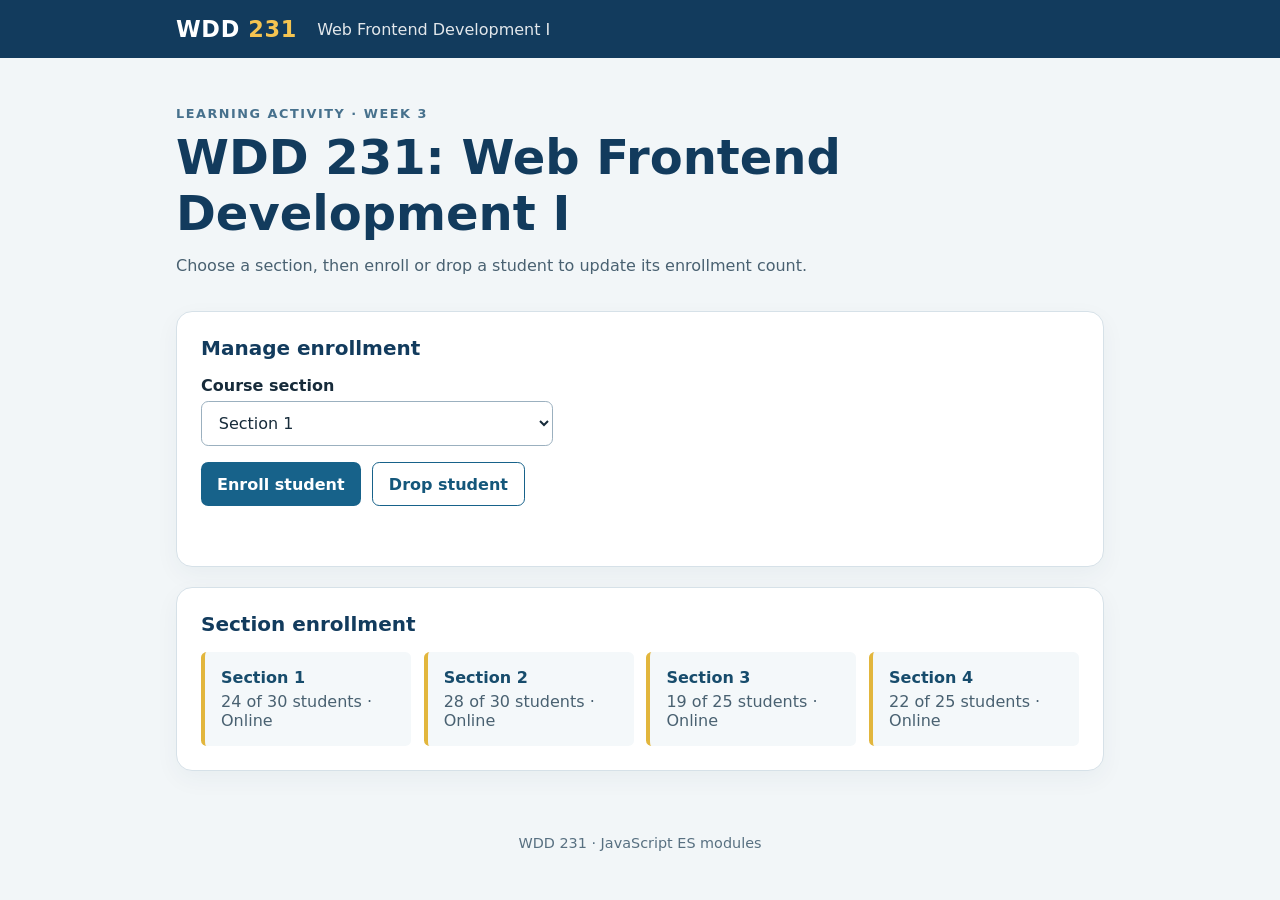
<file: week03/modules.html>
<!doctype html>
<html lang="en">

<head>
    <meta charset="utf-8">
    <meta name="viewport" content="width=device-width, initial-scale=1">
    <meta name="description" content="A course enrollment example built with JavaScript ES modules.">
    <title>Course Enrollment | WDD 231</title>
    <link rel="stylesheet" href="styles/modules.css">
    <script type="module" src="scripts/modules.mjs"></script>
</head>

<body>
    <header class="site-header">
        <a class="brand" href="#main" aria-label="WDD 231 home">WDD <span>231</span></a>
        <p>Web Frontend Development I</p>
    </header>
    <main id="main" class="page">
        <p class="eyebrow">Learning activity · Week 3</p>
        <h1 id="course-title">Course enrollment</h1>
        <p class="intro">Choose a section, then enroll or drop a student to update its enrollment count.</p>

        <section class="controls" aria-labelledby="controls-title">
            <h2 id="controls-title">Manage enrollment</h2>
            <label for="sectionNumber">Course section</label>
            <select id="sectionNumber" name="sectionNumber" aria-label="Choose a course section"></select>
            <div class="actions">
                <button id="enrollStudent" type="button">Enroll student</button>
                <button id="dropStudent" class="secondary" type="button">Drop student</button>
            </div>
            <p id="status" class="status" aria-live="polite"></p>
        </section>

        <section class="section-list" aria-labelledby="sections-heading">
            <h2 id="sections-heading">Section enrollment</h2>
            <div id="sections" class="sections"></div>
        </section>
    </main>
    <footer>
        <p>WDD 231 · JavaScript ES modules</p>
    </footer>
</body>

</html>
</file>
<file: styles/small.css>
:root {
    color-scheme: light;
    --ink: #202a35;
    --muted: #526171;
    --brand: #145b58;
    --brand-dark: #0e4644;
    --accent: #e9b949;
    --paper: #fff;
    --canvas: #f1f5f4;
    --line: #d5dfdc;
    font-family: "DM Sans", sans-serif;
    color: var(--ink);
    background: var(--canvas);
}

* {
    box-sizing: border-box;
}

body {
    margin: 0;
    min-width: 320px;
    line-height: 1.55;
}

a {
    color: inherit;
}

.site-header {
    background: var(--brand-dark);
    color: white;
    display: flex;
    align-items: center;
    justify-content: space-between;
    gap: 1rem;
    padding: .75rem max(1rem, calc((100% - 70rem) / 2));
    position: relative;
}

.brand {
    display: inline-flex;
    align-items: center;
    gap: .7rem;
    text-decoration: none;
    font-weight: 700;
    font-size: 1.15rem;
}

.brand-mark {
    width: 2.5rem;
    height: 2.5rem;
    color: var(--accent);
}

.menu-toggle {
    width: 2.75rem;
    height: 2.75rem;
    border: 1px solid #ffffff80;
    border-radius: .5rem;
    background: transparent;
    display: grid;
    align-content: center;
    justify-items: center;
    gap: 5px;
    cursor: pointer;
}

.menu-toggle span {
    width: 1.25rem;
    height: 2px;
    background: white;
}

.primary-nav {
    display: none;
    position: absolute;
    z-index: 2;
    top: 100%;
    left: 0;
    right: 0;
    background: var(--brand-dark);
    padding: .5rem 1rem 1rem;
}

.primary-nav.open {
    display: grid;
}

.primary-nav a {
    text-decoration: none;
    padding: .75rem 1rem;
    border-radius: .35rem;
}

.primary-nav a:hover,
.primary-nav a:focus-visible {
    background: #ffffff20;
}

.primary-nav a.active {
    color: #fff;
    box-shadow: inset 0 -3px var(--accent);
}

main {
    width: min(100% - 2rem, 70rem);
    margin: 1.5rem auto 2rem;
}

h1 {
    margin: 0 0 1rem;
    font-size: clamp(1.8rem, 6vw, 2.4rem);
    line-height: 1.2;
}

.content-grid {
    display: grid;
    gap: 1rem;
}

.panel {
    background: var(--paper);
    border: 1px solid var(--line);
    border-radius: .65rem;
    overflow: hidden;
}

.panel h2 {
    margin: 0;
    padding: .75rem 1rem;
    background: var(--brand-dark);
    color: white;
    font-size: 1.15rem;
    text-align: center;
}

.about-panel p {
    color: var(--muted);
    padding: 0 1rem;
}

.photo-placeholder {
    margin: 1rem;
    min-height: 11rem;
    border-radius: .45rem;
    background: linear-gradient(135deg, #d5e5e1, #edf2df);
    display: grid;
    place-items: center;
    color: var(--brand-dark);
    font-weight: 600;
}

.filters {
    display: grid;
    grid-template-columns: repeat(3, 1fr);
    gap: .5rem;
    padding: 1rem 1rem .25rem;
}

.filter-button {
    min-height: 2.75rem;
    padding: .45rem .55rem;
    border: 1px solid var(--brand);
    border-radius: .4rem;
    background: white;
    color: var(--brand-dark);
    font: inherit;
    font-size: .9rem;
    font-weight: 700;
    cursor: pointer;
    transition: background-color .15s, color .15s;
}

.filter-button:hover,
.filter-button:focus-visible,
.filter-button.selected {
    background: var(--brand);
    color: white;
}

.credit-total {
    margin: .35rem 1rem .5rem;
    color: var(--muted);
    font-weight: 600;
}

.course-list {
    display: grid;
    grid-template-columns: 1fr;
    gap: .55rem;
    padding: 0 1rem 1rem;
}

.course-card {
    display: flex;
    width: 100%;
    flex-direction: column;
    align-items: center;
    justify-content: center;
    gap: .45rem;
    min-height: 5rem;
    padding: .7rem .8rem;
    border: 1px solid var(--line);
    border-left: 5px solid #9aa7b2;
    border-radius: .4rem;
    background: white;
    color: var(--ink);
    font: inherit;
    font-weight: 600;
    text-align: center;
    cursor: pointer;
    transition: border-color .15s, box-shadow .15s, transform .15s;
}

.course-card:hover {
    border-color: var(--brand);
    box-shadow: 0 4px 12px #0e464426;
    transform: translateY(-2px);
}

.course-card.completed {
    border: 2px solid var(--brand);
    border-left-width: 8px;
    background: #d9eee5;
    box-shadow: inset 0 0 0 1px #ffffff;
}

.course-status {
    display: inline-block;
    padding: .18rem .65rem;
    border-radius: 999px;
    background: var(--brand-dark);
    color: white;
    font-size: .75rem;
    font-weight: 700;
    letter-spacing: .025em;
}

dialog {
    position: fixed;
    width: min(90%, 38rem);
    max-height: 85vh;
    overflow-y: auto;
    margin: auto;
    padding: 2rem;
    border: 1px solid var(--line);
    border-radius: .75rem;
    background: var(--paper);
    color: var(--ink);
    box-shadow: 0 1rem 3rem #0005;
}

dialog:modal {
    inset: 0;
}

dialog::backdrop {
    background: #102a35b3;
    backdrop-filter: blur(2px);
}

dialog h2 {
    margin: 0 2.5rem .4rem 0;
    color: var(--brand-dark);
    font-size: 1.6rem;
}

dialog h3 {
    margin: 0 0 1.25rem;
    color: var(--ink);
    font-size: 1.15rem;
}

dialog p {
    margin: .75rem 0;
}

.dialog-close {
    position: absolute;
    top: .65rem;
    right: .65rem;
    display: grid;
    width: 2.5rem;
    height: 2.5rem;
    place-items: center;
    border: 1px solid var(--line);
    border-radius: 50%;
    background: white;
    color: var(--ink);
    font-size: 1.5rem;
    line-height: 1;
    cursor: pointer;
}

.dialog-close:hover,
.dialog-close:focus-visible {
    background: var(--brand-dark);
    color: white;
}

footer {
    background: var(--brand-dark);
    color: white;
    text-align: center;
    padding: 1rem;
    font-size: .92rem;
}

footer p {
    margin: .35rem 0;
}

.social-links {
    display: flex;
    justify-content: center;
    gap: .75rem;
    flex-wrap: wrap;
}

.social-links a {
    padding: .4rem .75rem;
    border: 1px solid #ffffff80;
    border-radius: 2rem;
    text-decoration: none;
}

.social-links a:hover,
.social-links a:focus-visible {
    background: #ffffff20;
}

:focus-visible {
    outline: 3px solid var(--accent);
    outline-offset: 3px;
}
</file>
<file: styles/larger.css>
@media (min-width: 42rem) {
    .site-header {
        padding-top: .7rem;
        padding-bottom: .7rem;
    }

    .menu-toggle {
        display: none;
    }

    .primary-nav {
        display: flex;
        position: static;
        padding: 0;
        gap: .5rem;
    }

    .primary-nav a {
        min-width: 5rem;
        text-align: center;
    }

    main {
        margin-top: 2rem;
    }

    .content-grid {
        grid-template-columns: 1.35fr 1fr;
        align-items: stretch;
        gap: 1.25rem;
    }

    .about-panel,
    .photo-panel {
        min-height: 17rem;
    }

    .about-panel p {
        max-width: 52ch;
        margin: 1.2rem auto;
    }

    .photo-placeholder {
        height: calc(100% - 4.5rem);
        min-height: 10rem;
    }

    .certificate-panel {
        grid-column: 1 / -1;
    }

    .course-list {
        grid-template-columns: repeat(3, 1fr);
    }
}

@media (min-width: 64rem) {
    main {
        width: min(100% - 3rem, 70rem);
    }

    .content-grid {
        grid-template-columns: 1.45fr 1fr;
        gap: 1.5rem;
    }

    .about-panel,
    .photo-panel {
        min-height: 19rem;
    }

    .certificate-panel {
        grid-column: 1 / -1;
    }

    .course-list {
        grid-template-columns: repeat(3, minmax(0, 1fr));
        gap: .75rem;
    }

    .filters {
        grid-template-columns: repeat(3, minmax(9rem, 1fr));
        max-width: 40rem;
        margin: 0 auto;
    }
}
</file>
<file: chamber/styles/small.css>
:root {
    --navy: #102c3a;
    --teal: #146b63;
    --gold: #e2ae4b;
    --ink: #1c2c35;
    --muted: #536772;
    --paper: #fff;
    --canvas: #f4f7f5;
    --line: #dce5e1;
    font-family: "DM Sans", sans-serif;
    color: var(--ink);
    background: var(--canvas);
}

* {
    box-sizing: border-box;
}

body {
    min-width: 320px;
    line-height: 1.55;
}

a {
    color: inherit;
}

.site-header {
    display: flex;
    justify-content: space-between;
    align-items: center;
    gap: 1rem;
    padding: .7rem max(1rem, calc((100% - 72rem) / 2));
    background: var(--navy);
    color: white;
}

.brand {
    display: flex;
    align-items: center;
    gap: .7rem;
    text-decoration: none;
}

.brand-mark {
    width: 52px;
    height: 52px;
    flex: 0 0 auto;
}

.brand strong,
.brand small {
    display: block;
}

.brand strong {
    font: 800 1.1rem/1.2 "Manrope", sans-serif;
}

.brand small {
    color: #d2dfde;
    font-size: .75rem;
    letter-spacing: .04em;
}

.menu-toggle {
    width: 2.8rem;
    height: 2.8rem;
    display: grid;
    align-content: center;
    justify-items: center;
    gap: 5px;
    border: 1px solid #ffffff80;
    border-radius: .45rem;
    background: transparent;
    cursor: pointer;
}

.menu-toggle span {
    width: 1.2rem;
    height: 2px;
    background: white;
}

.primary-nav {
    display: none;
    position: absolute;
    z-index: 5;
    top: 4.2rem;
    left: 0;
    right: 0;
    padding: .5rem 1rem 1rem;
    background: var(--navy);
}

.primary-nav.open {
    display: grid;
}

.primary-nav a {
    padding: .7rem .9rem;
    text-decoration: none;
    border-radius: .3rem;
}

.primary-nav a:hover,
.primary-nav a:focus-visible {
    color: var(--gold);
    background: #ffffff12;
}

.primary-nav a.active {
    box-shadow: inset 0 -3px var(--gold);
}

main {
    width: min(100% - 2rem, 72rem);
    margin: 0 auto;
}

.intro {
    padding: 2.6rem 0 2rem;
}

.eyebrow {
    margin: 0 0 .35rem;
    color: var(--teal);
    font-size: .78rem;
    font-weight: 700;
    letter-spacing: .13em;
    text-transform: uppercase;
}

h1,
h2 {
    color: var(--navy);
    font-family: "Manrope", sans-serif;
    line-height: 1.2;
}

h1 {
    margin-bottom: .65rem;
    font-size: clamp(2rem, 7vw, 3.3rem);
}

.intro>p:last-child {
    max-width: 42rem;
    margin-bottom: 0;
    color: var(--muted);
    font-size: 1.05rem;
}

/* Directory page */
.directory-section {
    padding: 1.5rem 0 3rem;
}

.directory-heading {
    display: flex;
    flex-direction: column;
    align-items: flex-start;
    gap: .8rem;
    margin-bottom: 1.2rem;
}

.directory-heading h2 {
    margin: 0;
    font-size: clamp(1.25rem, 4vw, 1.8rem);
}

.view-controls {
    display: flex;
    gap: .4rem;
    padding: .25rem;
    border: 1px solid var(--line);
    border-radius: .55rem;
    background: var(--paper);
}

.view-button {
    min-height: 2.6rem;
    padding: .45rem .75rem;
    border: 0;
    border-radius: .35rem;
    background: transparent;
    color: var(--navy);
    font-weight: 700;
    cursor: pointer;
}

.view-button span {
    margin-right: .25rem;
}

.view-button.active,
.view-button:hover,
.view-button:focus-visible {
    background: var(--teal);
    color: white;
}

.status {
    color: var(--muted);
}

.member-directory {
    display: grid;
    gap: 1rem;
}

.grid-view {
    grid-template-columns: 1fr;
}

.member-card {
    overflow: hidden;
    border: 1px solid var(--line);
    border-radius: .7rem;
    background: var(--paper);
    box-shadow: 0 5px 18px #102c3a0c;
}

.member-card img {
    display: block;
    width: 100%;
    height: 10rem;
    object-fit: cover;
    background: #e8efec;
}

.member-card-content {
    padding: 1rem;
}

.member-card h3 {
    margin: 0 0 .25rem;
    color: var(--navy);
    font: 700 1.15rem/1.3 "Manrope", sans-serif;
}

.category {
    margin: 0 0 .75rem;
    color: var(--teal);
    font-size: .82rem;
    font-weight: 700;
}

.member-card address {
    color: var(--muted);
    font-style: normal;
    font-size: .92rem;
}

.member-card address a {
    display: inline-block;
    margin-top: .45rem;
    color: var(--teal);
    font-weight: 700;
    overflow-wrap: anywhere;
}

.membership {
    display: inline-block;
    margin-top: .75rem;
    padding: .2rem .55rem;
    border-radius: 2rem;
    background: #edf4ef;
    color: var(--teal);
    font-size: .75rem;
    font-weight: 700;
}

.list-view {
    grid-template-columns: 1fr;
    gap: .5rem;
}

.list-view .member-card {
    display: block;
    border-left: 5px solid var(--teal);
    box-shadow: none;
}

.list-view .member-card img {
    display: none;
}

.list-view .member-card-content {
    padding: .8rem 1rem;
}

.list-view .category {
    margin-bottom: .35rem;
}

.list-view .membership {
    margin-top: .4rem;
}

/* Chamber home page */
.home-main {
    padding-bottom: 2.5rem;
}

/* .hero {
    position: relative;
    isolation: isolate;
    overflow: hidden;
    min-height: 26rem;
    border-radius: .8rem;
    background: var(--navy);
}

.hero-image {
    position: absolute;
    z-index: -2;
    inset: 0;
    width: 100%;
    height: 100%;
    object-fit: cover;
}

.hero::after {
    position: absolute;
    z-index: -1;
    inset: 0;
    background: linear-gradient(90deg, #102c3aee 0%, #102c3ab8 58%, #102c3a12 100%);
    content: "";
}

.hero-content {
    display: flex;
    min-height: 26rem;
    flex-direction: column;
    align-items: flex-start;
    justify-content: center;
    padding: clamp(1.25rem, 6vw, 4rem);
    color: white;
}

.hero-content .eyebrow {
    color: #f2cc74;
}

.hero-content h1 {
    max-width: 12ch;
    margin: 0 0 .8rem;
    color: white;
    font-size: clamp(2.3rem, 9vw, 4.6rem);
}

.hero-content>p:not(.eyebrow) {
    max-width: 34rem;
    margin-bottom: 1.4rem;
    color: #f1f5f4;
    font-size: 1.1rem;
} */

.hero {
    position: relative;
    isolation: isolate;
    overflow: hidden;
    min-height: 26rem;
    border-radius: 0.8rem;
    background: var(--navy);
}

.hero-image {
    position: absolute;
    z-index: 0;
    inset: 0;
    width: 100%;
    height: 100%;
    object-fit: cover;
}

.hero::after {
    position: absolute;
    z-index: 1;
    inset: 0;
    background: linear-gradient(90deg,
            rgb(16 44 58 / 93%) 0%,
            rgb(16 44 58 / 72%) 58%,
            rgb(16 44 58 / 7%) 100%);
    content: "";
}

.hero-content {
    position: relative;
    z-index: 2;
    display: flex;
    min-height: 26rem;
    flex-direction: column;
    align-items: flex-start;
    justify-content: center;
    padding: clamp(1.25rem, 6vw, 4rem);
    color: white;
}

.hero-content .eyebrow {
    color: #f2cc74;
}

.hero-content h1 {
    max-width: 12ch;
    margin: 0 0 0.8rem;
    color: white;
    font-size: clamp(2.3rem, 9vw, 4.6rem);
}

.hero-content>p:not(.eyebrow) {
    max-width: 34rem;
    margin-bottom: 1.4rem;
    color: #f1f5f4;
    font-size: 1.1rem;
}

.join-cta {
    display: inline-flex;
    align-items: center;
    gap: .7rem;
    padding: .8rem 1.15rem;
    border-radius: .4rem;
    background: var(--gold);
    color: var(--navy);
    font-weight: 700;
    text-decoration: none;
}

.join-cta:hover,
.join-cta:focus-visible {
    background: #f2cc74;
}

.home-content-grid {
    display: grid;
    grid-template-columns: minmax(0, 1fr);
    gap: 1.25rem;
    margin-top: 1.5rem;
}

.home-panel {
    min-width: 0;
    padding: 1.25rem;
    border: 1px solid var(--line);
    border-radius: .7rem;
    background: var(--paper);
    box-shadow: 0 5px 18px #102c3a0c;
}

.home-section-heading {
    margin-bottom: 1rem;
}

.home-section-heading h2 {
    margin: 0 0 .45rem;
    font-size: clamp(1.35rem, 5vw, 1.8rem);
}

.home-section-heading>p:last-child:not(.eyebrow) {
    margin-bottom: 0;
    color: var(--muted);
}

.event-item {
    display: flex;
    align-items: flex-start;
    gap: .9rem;
    padding: 1rem 0;
    border-top: 1px solid var(--line);
}

.event-date {
    display: flex;
    width: 3.6rem;
    flex: 0 0 3.6rem;
    flex-direction: column;
    align-items: center;
    padding: .4rem;
    border-radius: .45rem;
    background: #e7f0ed;
    color: var(--navy);
    line-height: 1.2;
}

.event-date span {
    font-size: .75rem;
    font-weight: 700;
    text-transform: uppercase;
}

.event-date strong {
    font-size: 1.5rem;
}

.event-item h3 {
    margin: 0 0 .25rem;
    color: var(--navy);
    font-size: 1.05rem;
}

.event-item p {
    margin: 0;
    color: var(--muted);
    font-size: .92rem;
}

.event-item .event-detail {
    margin-top: .4rem;
    color: var(--teal);
    font-size: .82rem;
    font-weight: 700;
}

.weather-location {
    color: var(--muted);
}

.weather-status,
.spotlights-status {
    color: var(--muted);
    font-size: .9rem;
}

.current-weather {
    display: flex;
    align-items: center;
    gap: 1rem;
    padding: .8rem 0 1rem;
    border-top: 1px solid var(--line);
}

.current-temperature {
    display: flex;
    align-items: flex-start;
    margin: 0;
    color: var(--navy);
    font: 800 3rem/1 "Manrope", sans-serif;
}

.current-temperature span:last-child {
    margin: .15rem 0 0 .2rem;
    font-size: 1.15rem;
}

.current-description {
    margin: 0;
    color: var(--ink);
    font-weight: 700;
    text-transform: capitalize;
}

.feels-like {
    margin: .2rem 0 0;
    color: var(--muted);
    font-size: .85rem;
}

.forecast-heading {
    margin: .25rem 0 .65rem;
    color: var(--navy);
    font-size: 1rem;
}

.forecast-list {
    display: grid;
    grid-template-columns: 1fr;
    gap: .5rem;
    margin: 0;
    padding: 0;
    list-style: none;
}

.forecast-day {
    padding: .65rem .75rem;
    border-radius: .45rem;
    background: #f1f5f4;
}

.forecast-day h4,
.forecast-day p {
    margin: 0;
}

.forecast-day h4 {
    color: var(--navy);
    font-size: .9rem;
}

.forecast-day p {
    color: var(--muted);
    font-size: .82rem;
    text-transform: capitalize;
}

.forecast-day .forecast-temperature {
    color: var(--teal);
    font-size: .95rem;
    font-weight: 700;
}

.spotlight-list {
    display: grid;
    grid-template-columns: minmax(0, 1fr);
    gap: .9rem;
}

.spotlight-card {
    min-width: 0;
    padding: .8rem;
    border: 1px solid var(--line);
    border-radius: .6rem;
    text-align: center;
}

.spotlight-card img {
    display: block;
    width: min(100%, 18rem);
    height: 8rem;
    margin: 0 auto .7rem;
    object-fit: contain;
}

.spotlight-card h3 {
    margin: 0 0 .2rem;
    color: var(--navy);
    font: 700 1.1rem/1.3 "Manrope", sans-serif;
}

.spotlight-tier {
    display: inline-block;
    margin: 0 0 .6rem;
    padding: .15rem .6rem;
    border-radius: 2rem;
    background: #f5ebcf;
    color: #5a4213;
    font-size: .75rem;
    font-weight: 700;
}

.spotlight-details {
    color: var(--muted);
    font-size: .88rem;
    font-style: normal;
    overflow-wrap: anywhere;
}

.spotlight-details a {
    display: inline-block;
    margin-top: .3rem;
    color: var(--teal);
    font-weight: 700;
}

/* Join and confirmation pages */
.join-main,
.thankyou-main {
    padding-bottom: 2.5rem;
}

.join-intro {
    padding: 2rem 0 1.5rem;
}

.join-intro h1,
.thankyou-panel h1 {
    margin-bottom: .65rem;
    color: var(--navy);
    font: 800 clamp(2rem, 7vw, 3rem)/1.2 "Manrope", sans-serif;
}

.join-intro>p:last-child,
.thankyou-panel>p:not(.eyebrow) {
    max-width: 45rem;
    color: var(--muted);
}

.join-layout {
    display: grid;
    grid-template-columns: minmax(0, 1fr);
    gap: 1.25rem;
}

.join-form-panel,
.thankyou-panel {
    min-width: 0;
    padding: 1.25rem;
    border: 1px solid var(--line);
    border-radius: .7rem;
    background: var(--paper);
    box-shadow: 0 5px 18px #102c3a0c;
}

.join-form-panel h2,
.membership-heading h2 {
    margin: 0 0 1rem;
    color: var(--navy);
    font: 700 1.45rem/1.25 "Manrope", sans-serif;
}

.form-fields {
    display: grid;
    grid-template-columns: minmax(0, 1fr);
    gap: .9rem;
}

.form-fields label {
    display: grid;
    gap: .35rem;
    color: var(--ink);
    font-size: .92rem;
    font-weight: 700;
}

.form-fields input,
.form-fields select,
.form-fields textarea {
    width: 100%;
    min-height: 2.8rem;
    padding: .65rem .75rem;
    border: 1px solid #9aaba7;
    border-radius: .35rem;
    background: white;
    color: var(--ink);
    font: inherit;
    font-weight: 400;
}

.form-fields textarea {
    min-height: 8rem;
    resize: vertical;
}

.form-fields input:focus,
.form-fields select:focus,
.form-fields textarea:focus {
    border-color: var(--teal);
    outline: 3px solid #146b6333;
}

.submit-application {
    width: 100%;
    min-height: 3rem;
    margin-top: 1.1rem;
    padding: .7rem 1rem;
    border: 0;
    border-radius: .4rem;
    background: var(--teal);
    color: white;
    font: inherit;
    font-weight: 700;
    cursor: pointer;
}

.submit-application:hover,
.submit-application:focus-visible {
    background: var(--navy);
}

.membership-section {
    min-width: 0;
}

.membership-heading {
    margin-bottom: .8rem;
}

.membership-heading h2 {
    margin-bottom: 0;
}

.membership-cards {
    display: grid;
    grid-template-columns: minmax(0, 1fr);
    gap: .85rem;
}

.membership-card {
    padding: 1rem;
    border: 1px solid var(--line);
    border-top: 4px solid var(--teal);
    border-radius: .65rem;
    background: var(--paper);
    box-shadow: 0 5px 18px #102c3a0c;
    animation: membership-arrive .65s ease-out both;
}

.membership-card:nth-child(2) {
    animation-delay: .12s;
}

.membership-card:nth-child(3) {
    animation-delay: .24s;
}

.membership-card:nth-child(4) {
    animation-delay: .36s;
}

.membership-card h3 {
    margin: 0 0 .3rem;
    color: var(--navy);
    font: 700 1.1rem/1.3 "Manrope", sans-serif;
}

.membership-card>p:not(.membership-price) {
    margin: .4rem 0 .75rem;
    color: var(--muted);
    font-size: .9rem;
}

.membership-price {
    margin: 0;
    color: var(--teal);
    font: 800 1.45rem/1.2 "Manrope", sans-serif;
}

.membership-price span {
    color: var(--muted);
    font: 500 .85rem "DM Sans", sans-serif;
}

.membership-link {
    display: inline-block;
    color: var(--teal);
    font-weight: 700;
    text-underline-offset: .2em;
}

.membership-link:hover,
.membership-link:focus-visible {
    color: var(--navy);
}

@keyframes membership-arrive {
    from {
        opacity: 0;
        transform: translateY(1rem);
    }

    to {
        opacity: 1;
        transform: translateY(0);
    }
}

.benefit-dialog {
    position: fixed;
    width: min(90%, 34rem);
    max-height: 85vh;
    overflow-y: auto;
    margin: auto;
    padding: 2rem;
    border: 1px solid var(--line);
    border-radius: .75rem;
    background: var(--paper);
    color: var(--ink);
    box-shadow: 0 1rem 3rem #0005;
}

.benefit-dialog:modal {
    inset: 0;
}

.benefit-dialog::backdrop {
    background: #102a35b3;
    backdrop-filter: blur(2px);
}

.benefit-dialog h2 {
    margin: 0 2.5rem .8rem 0;
    color: var(--navy);
    font: 700 1.4rem/1.25 "Manrope", sans-serif;
}

.benefit-dialog p,
.benefit-dialog li {
    color: var(--muted);
}

.benefit-dialog li+li {
    margin-top: .45rem;
}

.dialog-close {
    position: absolute;
    top: .65rem;
    right: .65rem;
    display: grid;
    width: 2.5rem;
    height: 2.5rem;
    place-items: center;
    border: 1px solid var(--line);
    border-radius: 50%;
    background: white;
    color: var(--ink);
    font-size: 1.5rem;
    line-height: 1;
    cursor: pointer;
}

.dialog-close:hover,
.dialog-close:focus-visible {
    background: var(--navy);
    color: white;
}

.thankyou-panel {
    max-width: 56rem;
    margin: 2rem auto;
}

.submission-details {
    margin: 1.5rem 0;
    border-top: 1px solid var(--line);
}

.submission-details div {
    display: grid;
    grid-template-columns: minmax(8rem, .8fr) minmax(0, 1.2fr);
    gap: 1rem;
    padding: .7rem .2rem;
    border-bottom: 1px solid var(--line);
}

.submission-details dt {
    color: var(--navy);
    font-weight: 700;
}

.submission-details dd {
    margin: 0;
    color: var(--muted);
    overflow-wrap: anywhere;
}

.thankyou-link {
    color: var(--navy);
}

.thankyou-link:hover,
.thankyou-link:focus-visible {
    color: var(--teal);
}

.site-footer {
    display: grid;
    gap: 1.5rem;
    padding: 2rem max(1rem, calc((100% - 72rem) / 2));
    background: var(--navy);
    color: white;
}

.footer-brand {
    display: inline-block;
    margin-bottom: .5rem;
    color: white;
    font: 700 1.1rem "Manrope", sans-serif;
    text-decoration: none;
}

.site-footer address {
    color: #d4dfdf;
    font-size: .9rem;
    font-style: normal;
}

.site-footer address a {
    color: white;
}

.footer-meta {
    padding-top: 1rem;
    border-top: 1px solid #ffffff35;
    color: #d4dfdf;
    font-size: .88rem;
}

.footer-meta p {
    margin: .25rem 0;
}

:focus-visible {
    outline: 3px solid var(--gold);
    outline-offset: 3px;
}

@media (prefers-reduced-motion: reduce) {
    .membership-card {
        animation: none;
    }
}
</file>
<file: chamber/styles/larger.css>
@media (min-width: 42rem) {
    .menu-toggle {
        display: none;
    }

    .primary-nav {
        display: flex;
        position: static;
        padding: 0;
        gap: .4rem;
    }

    .primary-nav a {
        min-width: 5rem;
        text-align: center;
    }

    .hero,
    .hero-content {
        min-height: 30rem;
    }

    .home-content-grid {
        grid-template-columns: minmax(0, 1.2fr) minmax(18rem, .8fr);
        align-items: start;
        gap: 1.5rem;
    }

    .spotlights-panel {
        grid-column: 1 / -1;
    }

    .spotlight-list {
        grid-template-columns: repeat(2, minmax(0, 1fr));
    }

    .directory-heading {
        flex-direction: row;
        align-items: end;
        justify-content: space-between;
    }

    .intro {
        padding-top: 3.6rem;
    }

    .grid-view {
        grid-template-columns: repeat(2, minmax(0, 1fr));
    }

    .member-card img {
        height: 12rem;
    }

    .site-footer {
        grid-template-columns: 1fr 1fr;
        align-items: start;
    }

    .footer-meta {
        padding: .25rem 0 0 1.5rem;
        border-top: 0;
        border-left: 1px solid #ffffff35;
    }

    .form-fields {
        grid-template-columns: repeat(2, minmax(0, 1fr));
    }

    .form-fields label:nth-child(3),
    .form-fields label:nth-child(6),
    .form-fields label:nth-child(8) {
        grid-column: 1 / -1;
    }

    .submit-application {
        width: auto;
        min-width: 16rem;
    }

    .membership-cards {
        grid-template-columns: repeat(2, minmax(0, 1fr));
    }
}

@media (min-width: 68rem) {
    .home-content-grid {
        grid-template-columns: minmax(0, 1.15fr) minmax(23rem, .85fr);
    }

    .spotlight-list {
        grid-template-columns: repeat(3, minmax(0, 1fr));
    }

    .forecast-list {
        grid-template-columns: repeat(3, minmax(0, 1fr));
    }

    .grid-view {
        grid-template-columns: repeat(3, minmax(0, 1fr));
    }

    .join-layout {
        grid-template-columns: minmax(0, 1.15fr) minmax(22rem, .85fr);
        align-items: start;
        gap: 1.5rem;
    }

    .membership-cards {
        grid-template-columns: repeat(2, minmax(0, 1fr));
    }
}
</file>
<file: project/styles/siteplan.css>
:root {
    color-scheme: light;
    --navy: #17324d;
    --teal: #176b67;
    --cream: #f7f5ef;
    --gold: #e4b65a;
    --ink: #25313a;
    --muted: #586773;
    --paper: #fffefa;
    --line: #d8dedb;
    --heading-font: "Manrope", sans-serif;
    --body-font: "DM Sans", sans-serif;
}

* {
    box-sizing: border-box;
}

body {
    margin: 0;
    background: var(--cream);
    color: var(--ink);
    font-family: var(--body-font);
    line-height: 1.65;
}

.site-header {
    padding: clamp(2.5rem, 8vw, 5.5rem) max(1.25rem, calc((100% - 68rem) / 2));
    background: var(--navy);
    color: #fffefa;
    border-bottom: 0.45rem solid var(--gold);
}

.site-label,
.section-number {
    margin: 0 0 0.45rem;
    color: var(--teal);
    font-size: 0.78rem;
    font-weight: 700;
    letter-spacing: 0.12em;
    text-transform: uppercase;
}

.site-header .site-label {
    color: #f3d58f;
}

h1,
h2,
h3 {
    color: var(--navy);
    font-family: var(--heading-font);
    line-height: 1.2;
}

.site-header h1 {
    margin: 0;
    color: #fffefa;
    font-size: clamp(2.5rem, 8vw, 4.5rem);
    letter-spacing: -0.045em;
}

.tagline {
    margin: 0.5rem 0 0;
    color: #eef3f4;
    font-size: clamp(1rem, 2vw, 1.25rem);
}

main {
    width: min(100% - 2rem, 68rem);
    margin: 2rem auto 4rem;
}

.plan-section {
    margin: 0 0 1.25rem;
    padding: clamp(1.25rem, 4vw, 2rem);
    border: 1px solid var(--line);
    border-radius: 0.85rem;
    background: var(--paper);
    box-shadow: 0 0.25rem 1rem rgb(23 50 77 / 5%);
}

.plan-section h2 {
    margin: 0 0 0.8rem;
    font-size: clamp(1.45rem, 4vw, 2rem);
}

.plan-section h3 {
    margin: 1.3rem 0 0.45rem;
    font-size: 1.1rem;
}

.plan-section p {
    max-width: 72ch;
}

.plan-section p:last-child {
    margin-bottom: 0;
}

.page-list,
.scenario-list,
.type-list {
    padding-left: 1.3rem;
}

.page-list li,
.scenario-list li,
.type-list li {
    margin: 0.65rem 0;
    padding-left: 0.25rem;
}

.page-list li::marker,
.scenario-list li::marker,
.type-list li::marker {
    color: var(--teal);
}

.color-list {
    display: grid;
    grid-template-columns: repeat(auto-fit, minmax(min(100%, 15rem), 1fr));
    gap: 0.8rem;
    margin: 1.2rem 0;
    padding: 0;
    list-style: none;
}

.color-list li {
    display: flex;
    align-items: center;
    gap: 0.8rem;
    padding: 0.8rem;
    border: 1px solid var(--line);
    border-radius: 0.6rem;
}

.swatch {
    flex: 0 0 3rem;
    width: 3rem;
    height: 3rem;
    border: 1px solid rgb(0 0 0 / 12%);
    border-radius: 0.4rem;
}

.swatch-navy {
    background: var(--navy);
}

.swatch-teal {
    background: var(--teal);
}

.swatch-cream {
    background: var(--cream);
}

.swatch-gold {
    background: var(--gold);
}

.contrast-note {
    color: var(--muted);
    font-size: 0.95rem;
}

.font-manrope {
    font-family: var(--heading-font);
}

.font-dm-sans {
    font-family: var(--body-font);
}

.wireframe-section {
    border-top: 0.3rem solid var(--gold);
}

.wireframe-slots {
    display: grid;
    grid-template-columns: 1fr;
    gap: 1rem;
    margin-top: 1.25rem;
}

.wireframe-slot {
    min-height: 10rem;
    padding: 1rem;
    border: 2px dashed var(--muted);
    border-radius: 0.6rem;
    background: #fff;
}

.wireframe-slot h3 {
    margin-top: 0;
}

.wireframe-slot p {
    color: var(--muted);
}

.wireframe-slot img {
    display: block;
    width: 100%;
    height: auto;
    margin: 0.8rem 0;
    border: 1px solid var(--line);
}

.image-note {
    font-size: 0.9rem;
}

code {
    padding: 0.12rem 0.3rem;
    border-radius: 0.25rem;
    background: var(--cream);
    color: var(--navy);
    font-size: 0.9em;
}

.site-footer {
    padding: 1.5rem 1rem;
    background: var(--navy);
    color: #fffefa;
    text-align: center;
}

.site-footer p {
    margin: 0.25rem;
}

@media (min-width: 48rem) {
    main {
        margin-top: 3rem;
    }

    .wireframe-slots {
        grid-template-columns: repeat(2, minmax(0, 1fr));
    }
}
</file>
<file: week03/styles/modules.css>
:root {
    color-scheme: light;
    font-family: system-ui, -apple-system, BlinkMacSystemFont, "Segoe UI", sans-serif;
    color: #172b3a;
    background: #f2f6f8;
    font-synthesis: none;
}

* {
    box-sizing: border-box;
}

body {
    margin: 0;
    min-width: 320px;
}

.site-header {
    display: flex;
    align-items: center;
    gap: 1.25rem;
    padding: 1rem max(1.25rem, calc((100% - 58rem) / 2));
    color: #fff;
    background: #123b5d;
}

.brand {
    color: inherit;
    text-decoration: none;
    font-size: 1.4rem;
    font-weight: 800;
    letter-spacing: .03em;
}

.brand span {
    color: #f5c451;
}

.site-header p {
    margin: 0;
    opacity: .88;
}

.page {
    width: min(100% - 2rem, 58rem);
    margin: 3rem auto;
}

.eyebrow {
    margin: 0 0 .5rem;
    color: #47718d;
    font-size: .8rem;
    font-weight: 750;
    letter-spacing: .12em;
    text-transform: uppercase;
}

h1 {
    margin: 0;
    color: #123b5d;
    font-size: clamp(2rem, 6vw, 3rem);
}

.intro {
    max-width: 42rem;
    margin: .75rem 0 2rem;
    color: #496171;
    line-height: 1.6;
}

.controls,
.section-list {
    padding: 1.5rem;
    border: 1px solid #d6e1e8;
    border-radius: 1rem;
    background: #fff;
    box-shadow: 0 8px 24px #18384b0c;
}

h2 {
    margin: 0 0 1rem;
    color: #123b5d;
    font-size: 1.25rem;
}

label {
    display: block;
    margin-bottom: .4rem;
    font-weight: 650;
}

select {
    width: 100%;
    max-width: 22rem;
    padding: .7rem .8rem;
    border: 1px solid #9bb0bf;
    border-radius: .45rem;
    background: white;
    color: inherit;
    font: inherit;
}

.actions {
    display: flex;
    flex-wrap: wrap;
    gap: .7rem;
    margin-top: 1rem;
}

button {
    padding: .7rem 1rem;
    border: 0;
    border-radius: .45rem;
    background: #17628a;
    color: white;
    font: inherit;
    font-weight: 700;
    cursor: pointer;
}

button:hover {
    background: #104b6b;
}

button:focus-visible,
select:focus-visible {
    outline: 3px solid #f5c451;
    outline-offset: 3px;
}

button.secondary {
    border: 1px solid #17628a;
    background: white;
    color: #14577b;
}

button.secondary:hover {
    background: #edf5f8;
}

.status {
    min-height: 1.5em;
    margin: .75rem 0 0;
    color: #315e3b;
}

.section-list {
    margin-top: 1.25rem;
}

.sections {
    display: grid;
    grid-template-columns: repeat(auto-fit, minmax(13rem, 1fr));
    gap: .8rem;
}

.section-card {
    padding: 1rem;
    border-left: 4px solid #e2b63d;
    border-radius: .35rem;
    background: #f4f8fa;
}

.section-card h3 {
    margin: 0 0 .35rem;
    color: #174c6c;
    font-size: 1rem;
}

.section-card p {
    margin: 0;
    color: #496171;
}

footer {
    padding: 1rem;
    color: #587081;
    text-align: center;
    font-size: .9rem;
}

footer p {
    margin: 0;
}
</file>
